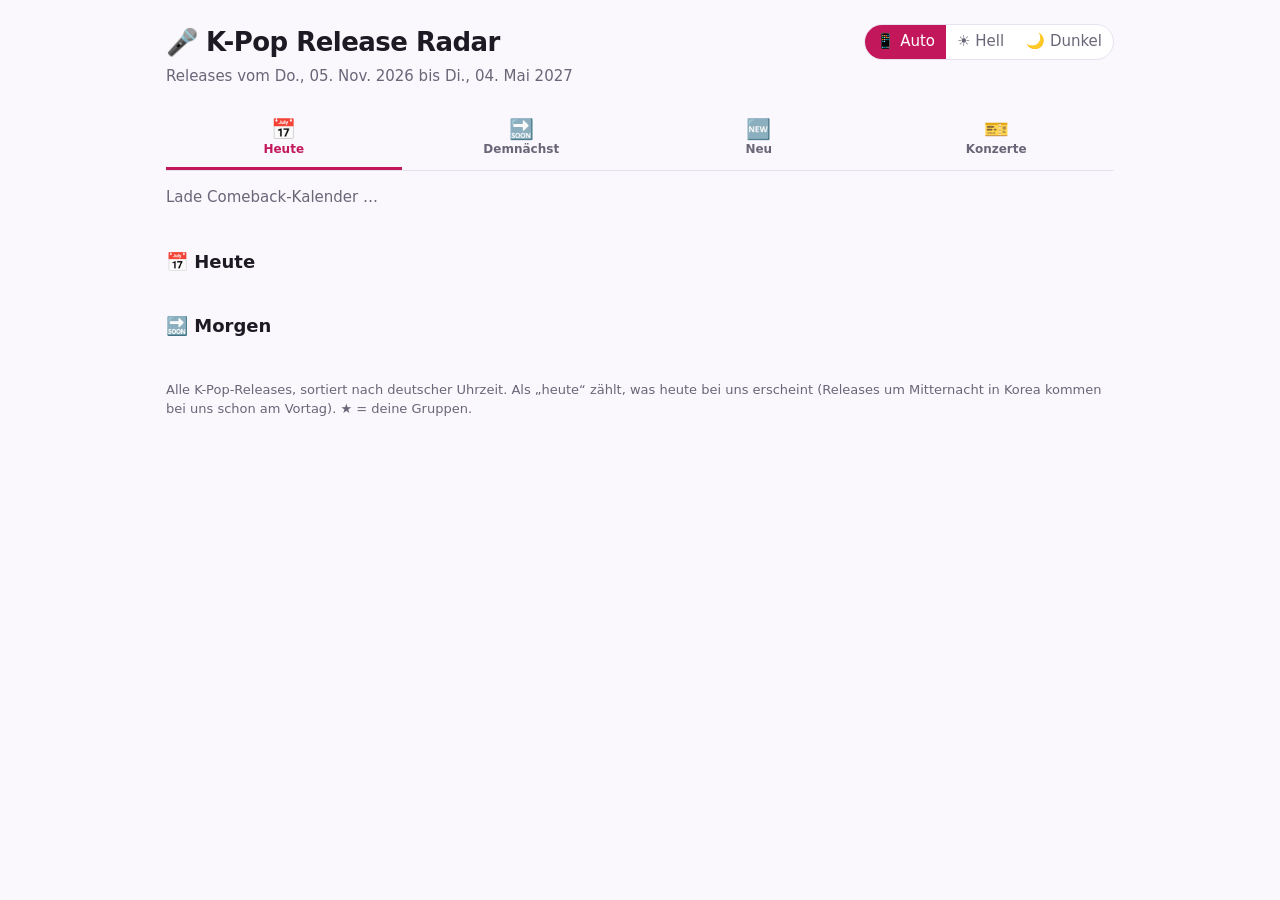
<file: kpop-releases/index.html>
<!doctype html>
<html lang="de">
<head>
<meta charset="utf-8">
<meta name="viewport" content="width=device-width, initial-scale=1">
<title>K-Pop Release Radar</title>
<style>
  :root {
    --bg: #faf8fc; --card: #ffffff; --text: #1d1a24; --muted: #6b6578;
    --line: #e7e2ef; --accent: #c2185b; --accent-soft: #fce4ef; --soon: #0b7a5a; --soon-soft: #dff5ec;
    --warn: #fff3cd; --warn-text: #8a6100; color-scheme: light;
  }
  @media (prefers-color-scheme: dark) {
    :root:not([data-theme="light"]) {
      --bg: #141218; --card: #1e1b24; --text: #f2eff7; --muted: #a59fb3;
      --line: #2f2a38; --accent: #f06292; --accent-soft: #3a1f2c; --soon: #4cd3a5; --soon-soft: #15342a;
      --warn: #3b3016; --warn-text: #f3c969; color-scheme: dark;
    }
  }
  :root[data-theme="dark"] {
    --bg: #141218; --card: #1e1b24; --text: #f2eff7; --muted: #a59fb3;
    --line: #2f2a38; --accent: #f06292; --accent-soft: #3a1f2c; --soon: #4cd3a5; --soon-soft: #15342a;
    --warn: #3b3016; --warn-text: #f3c969; color-scheme: dark;
  }
  * { box-sizing: border-box; }
  body { margin: 0; background: var(--bg); color: var(--text);
         font: 15px/1.45 system-ui, -apple-system, "Segoe UI", Roboto, sans-serif; }
  header { padding: 24px 16px 8px; max-width: 980px; margin: 0 auto;
           display: flex; flex-wrap: wrap; gap: 8px 16px; align-items: flex-start; justify-content: space-between; }
  .seg { display: inline-flex; border: 1px solid var(--line); border-radius: 999px; overflow: hidden; background: var(--card); }
  .seg button { border: 0; border-radius: 0; padding: 6px 11px; background: none; color: var(--muted); }
  .seg button[aria-pressed=true] { background: var(--accent); color: #fff; }
  .filters { background: var(--card); border: 1px solid var(--line); border-radius: 14px; padding: 4px 14px 12px; margin-bottom: 8px; }
  .frow { display: flex; flex-wrap: wrap; gap: 6px; align-items: center; margin-top: 10px; }
  .frow > b { width: 100%; font-size: 13px; color: var(--muted); font-weight: 600; }
  .chip { padding: 6px 12px; }
  select.chip { max-width: 100%; appearance: auto; }
  h1 { margin: 0; font-size: 26px; letter-spacing: -.02em; }
  .sub { color: var(--muted); margin: 4px 0 0; }
  main { max-width: 980px; margin: 0 auto; padding: 0 16px 48px; }
  .toolbar { display: flex; flex-wrap: wrap; gap: 8px; align-items: center; margin: 16px 0; }
  input[type=search], textarea {
    background: var(--card); color: var(--text); border: 1px solid var(--line);
    border-radius: 10px; padding: 9px 12px; font: inherit; }
  input[type=search] { flex: 1 1 220px; min-width: 0; }
  button, .chip {
    background: var(--card); color: var(--text); border: 1px solid var(--line);
    border-radius: 999px; padding: 7px 14px; font: inherit; cursor: pointer; }
  .chip[aria-pressed=true] { background: var(--accent); border-color: var(--accent); color: #fff; }
  button.primary { background: var(--accent); border-color: var(--accent); color: #fff; }
  .tabs { display: flex; gap: 2px; margin: 16px 0 4px; border-bottom: 1px solid var(--line); overflow-x: auto; scrollbar-width: none; }
  .tab { flex: 1 1 0; min-width: 0; display: flex; flex-direction: column; align-items: center; gap: 2px;
         padding: 8px 2px !important; font-size: 12px; white-space: nowrap; }
  .tab .ti { font-size: 20px; line-height: 1; position: relative; }
  .tab .tc { position: absolute; top: -6px; left: 70%; font-size: 10px; font-weight: 700; line-height: 1;
             background: var(--accent); color: #fff; border-radius: 999px; padding: 2px 5px; }
  .tab .tc:empty { display: none; }
  .tab { border: 0; border-bottom: 3px solid transparent; border-radius: 0; background: none;
         padding: 10px 12px; font-weight: 600; color: var(--muted); }
  .tab[aria-selected=true] { color: var(--accent); border-bottom-color: var(--accent); }
  [hidden] { display: none !important; }
  .keybox { display: flex; gap: 8px; flex-wrap: wrap; margin: 10px 0; }
  .keybox input { flex: 1 1 240px; min-width: 0; background: var(--card); color: var(--text);
                  border: 1px solid var(--line); border-radius: 10px; padding: 9px 12px; font: inherit; }
  .gig { cursor: default; }
  .gig .datebox { width: 64px; flex: none; text-align: center; border-radius: 10px;
                  background: var(--accent-soft); color: var(--accent); padding: 8px 0; line-height: 1.15; }
  .gig .datebox b { display: block; font-size: 24px; }
  .gig .datebox small { font-size: 12px; text-transform: uppercase; }
  .badge.warn { background: var(--warn); color: var(--warn-text); }
  .month { font-size: 14px; color: var(--muted); margin: 18px 0 8px; text-transform: capitalize; }
  h2 { font-size: 18px; margin: 28px 0 10px; display: flex; gap: 8px; align-items: baseline; }
  h2 .count { color: var(--muted); font-weight: 400; font-size: 14px; }
  .grid { display: grid; grid-template-columns: repeat(auto-fill, minmax(260px, 1fr)); gap: 12px; }
  .card { background: var(--card); border: 1px solid var(--line); border-radius: 14px;
          display: flex; gap: 12px; padding: 10px; cursor: pointer; text-align: left; }
  .card:hover { border-color: var(--accent); }
  .cover { width: 76px; height: 76px; border-radius: 10px; flex: none; object-fit: cover;
           background: var(--accent-soft); display: grid; place-items: center; font-size: 26px; }
  .info { min-width: 0; flex: 1; }
  .title { font-weight: 600; overflow: hidden; text-overflow: ellipsis; white-space: nowrap; }
  .artist { color: var(--muted); overflow: hidden; text-overflow: ellipsis; white-space: nowrap; }
  .meta { display: flex; gap: 6px; flex-wrap: wrap; margin-top: 6px; font-size: 12px; }
  .badge { border-radius: 6px; padding: 2px 7px; background: var(--accent-soft); color: var(--accent); }
  .badge.soon { background: var(--soon-soft); color: var(--soon); }
  .badge.plain { background: none; border: 1px solid var(--line); color: var(--muted); }
  .tracks li.title-track { color: var(--text); font-weight: 600; }
  .tracks { margin: 8px 0 0; padding-left: 18px; font-size: 13px; color: var(--muted); }
  .empty, .status { color: var(--muted); padding: 12px 0; }
  .err { color: var(--accent); }
  details { background: var(--card); border: 1px solid var(--line); border-radius: 14px; padding: 10px 14px; }
  summary { cursor: pointer; font-weight: 600; }
  textarea { width: 100%; min-height: 120px; margin: 10px 0; }
  footer { color: var(--muted); font-size: 13px; margin-top: 32px; }
  .alink { color: var(--accent); cursor: pointer; text-decoration: underline dotted; text-underline-offset: 3px; }
  .sheet { position: fixed; inset: 0; z-index: 10; background: var(--bg); overflow-y: auto; }
  .sheet-head { position: sticky; top: 0; z-index: 1; background: var(--bg); border-bottom: 1px solid var(--line);
                display: flex; gap: 12px; align-items: flex-start; padding: 12px 16px; max-width: 980px; margin: 0 auto; }
  .sheet-head h1 { font-size: 22px; overflow-wrap: anywhere; }
  .sheet-head { flex-wrap: wrap; justify-content: space-between; }
  .sheet-head button { flex: none; }
  .sheet-title { flex: 1 0 100%; min-width: 0; }
  .sheet-body { max-width: 980px; margin: 0 auto; padding: 0 16px 48px; }
  a { color: var(--accent); }
</style>
</head>
<body>
<header>
  <div>
    <h1>🎤 K-Pop Release Radar</h1>
    <p class="sub" id="range"></p>
  </div>
  <div class="seg" id="theme" role="group" aria-label="Design">
    <button data-theme="system" title="Wie System">📱 Auto</button>
    <button data-theme="light" title="Hell">☀️ Hell</button>
    <button data-theme="dark" title="Dunkel">🌙 Dunkel</button>
  </div>
</header>
<main>
  <nav class="tabs" role="tablist">
    <button class="tab" role="tab" data-tab="today"><span class="ti">📅<b class="tc"></b></span>Heute</button>
    <button class="tab" role="tab" data-tab="upcoming"><span class="ti">🔜<b class="tc"></b></span>Demnächst</button>
    <button class="tab" role="tab" data-tab="recent"><span class="ti">🆕<b class="tc"></b></span>Neu</button>
    <button class="tab" role="tab" data-tab="concerts"><span class="ti">🎫<b class="tc"></b></span>Konzerte</button>
  </nav>
  <!-- Suche, Filter & „Meine Gruppen“ gelten für „Demnächst“ und „Neu“ -->
  <div id="tools">
  <div class="toolbar">
    <input type="search" id="q" placeholder="Artist oder Titel suchen …" aria-label="Suche">
    <button id="filterBtn" aria-expanded="false">⚙️ Filter</button>
    <button id="reload" class="primary">↻ Aktualisieren</button>
  </div>

  <div class="filters" id="filters" hidden></div>

  <details>
    <summary>Meine Gruppen (<span id="groupCount">0</span>)</summary>
    <p class="sub">Eine Gruppe pro Zeile. Releases dieser Gruppen (und Solo-Releases ihrer Mitglieder)
      werden mit ★ markiert; im Filter „Nur meine Gruppen“ werden nur sie angezeigt.</p>
    <textarea id="groups" spellcheck="false"></textarea>
    <div id="groupCheck" class="sub"></div>
    <button id="saveGroups" class="primary">Speichern</button>
    <button id="resetGroups">Standardliste</button>
  </details>

  <details id="hiddenBox" hidden>
    <summary>Ausgeblendete Künstler (<span id="hiddenCount">0</span>)</summary>
    <p class="sub">Antippen, um einen Künstler wieder anzuzeigen.</p>
    <div class="frow" id="hiddenList"></div>
  </details>

  </div>
  <div class="status" id="status"></div>

  <div id="tab-upcoming">
  <section>
    <h2>🔜 Demnächst <span class="count" id="upCount"></span></h2>
    <div id="upcoming"></div>
  </section>

  <footer>
    Daten: <a href="https://kpopofficial.com/kpop-comebacks/" target="_blank" rel="noopener">KPOP OFFICIAL – Comeback-Kalender</a>.
    Gruppen aus „Meine Gruppen“, die dort fehlen, werden zusätzlich bei
    <a href="https://www.deezer.com" target="_blank" rel="noopener">Deezer</a> und
    <a href="https://musicbrainz.org" target="_blank" rel="noopener">MusicBrainz</a> gesucht.
    Alle K-Pop-Artists inkl. Solo-Releases. Datum = offizielles Release-Datum in Korea (KST), „bei uns“ = deutsche Uhrzeit.
    Karte antippen für die Tracklist, Künstlernamen antippen für die ganze Diskographie.
  </footer>
  </div>

  <div id="tab-recent" hidden>
  <section>
    <h2>🆕 Neu erschienen – letzte 30 Tage <span class="count" id="recentCount"></span></h2>
    <div id="recent"></div>
  </section>
  <footer>Neueste zuerst, nach Tag sortiert. Datum = Release-Datum in Korea (KST).
    Karte antippen für die Tracklist, Künstlernamen antippen für die ganze Diskographie.</footer>
  </div>

  <div id="tab-today" hidden>
    <h2>📅 Heute <span class="count" id="todayDate"></span></h2>
    <div class="grid" id="todayList"></div>
    <h2>🔜 Morgen <span class="count" id="tomorrowDate"></span></h2>
    <div class="grid" id="tomorrowList"></div>
    <footer>
      Alle K-Pop-Releases, sortiert nach deutscher Uhrzeit. Als „heute“ zählt, was heute bei uns erscheint
      (Releases um Mitternacht in Korea kommen bei uns schon am Vortag). ★ = deine Gruppen.
    </footer>
  </div>

  <div id="tab-concerts" hidden>
    <h2>🎫 Konzerte in Deutschland</h2>
    <div class="toolbar">
      <input type="search" id="cq" placeholder="Gruppe, Stadt oder Halle filtern …" aria-label="Konzerte filtern">
      <button id="creload" class="primary">↻ Aktualisieren</button>
    </div>
    <details id="keyDetails">
      <summary>Optional: Ticketmaster API-Key für mehr Konzerte</summary>
      <p class="sub">Große Tourneen kommen automatisch von KPOP OFFICIAL. Mit einem kostenlosen Ticketmaster-Key
        werden zusätzlich kleinere K-Pop-Konzerte gefunden:
        auf <a href="https://developer-acct.ticketmaster.com/user/register" target="_blank" rel="noopener">developer.ticketmaster.com</a>
        registrieren → „My Apps“ → <b>Consumer Key</b> kopieren und hier einfügen.</p>
      <div class="keybox">
        <input id="tmKey" type="text" placeholder="Consumer Key" autocomplete="off" spellcheck="false">
        <button id="saveKey" class="primary">Speichern &amp; laden</button>
      </div>
    </details>
    <div class="status" id="cstatus"></div>
    <div class="filters" id="cfilters"></div>
    <div id="concerts"></div>
    <footer>
      Daten: <a href="https://kpopofficial.com" target="_blank" rel="noopener">KPOP OFFICIAL</a>,
      <a href="https://kpopingermany.com/k-pop-events-in-deutschland/" target="_blank" rel="noopener">K-Pop-Tourkalender von Radio:Active / KPOP IN GERMANY</a>,
      <a href="https://en.wikipedia.org" target="_blank" rel="noopener">Wikipedia</a> (Tourseiten großer K-Pop-Tourneen)
      und (mit Key) <a href="https://developer.ticketmaster.com" target="_blank" rel="noopener">Ticketmaster</a>.
      Termine bitte vor dem Ticketkauf beim Veranstalter prüfen.
    </footer>
  </div>
</main>

<div id="disco" class="sheet" hidden role="dialog" aria-modal="true" aria-labelledby="discoTitle">
  <div class="sheet-head">
    <button id="discoClose" aria-label="Zurück">← Zurück</button>
    <button id="discoHide" title="Diesen Künstler in allen Listen ausblenden">🚫 Ausblenden</button>
    <div class="sheet-title"><h1 id="discoTitle"></h1><p class="sub" id="discoSub"></p></div>
  </div>
  <div class="sheet-body" id="discoBody"></div>
</div>

<script>
const KPO = 'https://kpopofficial.com/wp-json/wp/v2';
const DAYS_BACK = 30;      // max. 1 Monat zurück
const DAYS_AHEAD = 150;    // wie weit in die Zukunft
const DEFAULT_GROUPS = [
  'BTS','BLACKPINK','TWICE','Stray Kids','SEVENTEEN','aespa','IVE','LE SSERAFIM',
  'ENHYPEN','TOMORROW X TOGETHER','ITZY','i-dle','NCT 127','NCT DREAM','ATEEZ','BABYMONSTER',
  'ILLIT','RIIZE','ZEROBASEONE','KISS OF LIFE','NMIXX','TWS','BOYNEXTDOOR','Red Velvet','MONSTA X',
  'THE BOYZ','fromis_9','STAYC','Kep1er','xikers','P1Harmony','MEOVV','izna','KickFlip',
  'Hearts2Hearts','HEART OF WOMAN','tripleS','RESCENE','TREASURE','NCT WISH'
];
// Filter: [Schlüssel, Überschrift, [[Wert, Beschriftung], …]]
const FILTERS = [
  ['scope', 'Auswahl', [['all', 'Alle K-Pop-Artists'], ['mine', '★ Nur meine Gruppen']]],
  ['size', 'Umfang', [['all', 'Alle Releases'], ['major', 'Nur Comebacks & Debüts']]],
  ['kind', 'Artist', [['all', 'Alle'], ['group', 'Gruppen'], ['solo', 'Solo']]],
  ['type', 'Art', [['all', 'Alle'], ['Album', 'Album'], ['EP', 'EP / Mini'], ['Single', 'Single'], ['OST', 'OST']]],
  ['days', 'Zeitraum', [['0', 'Alles'], ['7', '± 7 Tage'], ['14', '± 14 Tage']]],
  ['japan', 'Japan-Releases', [['show', 'Anzeigen'], ['hide', 'Ausblenden']]],
  ['pre', 'Pre-Releases', [['show', 'Anzeigen'], ['hide', 'Ausblenden']]],
];
const DEFAULT_FILTERS = Object.fromEntries(FILTERS.map(([k, , opts]) => [k, opts[0][0]]));
const MONTHS = ['january','february','march','april','may','june','july','august','september','october','november','december'];

const $ = id => document.getElementById(id);
const store = {
  get(k, d) { try { const v = localStorage.getItem(k); return v ? JSON.parse(v) : d; } catch { return d; } },
  set(k, v) { try { localStorage.setItem(k, JSON.stringify(v)); } catch {} }
};

const today = new Date(); today.setHours(0, 0, 0, 0);
const addDays = (d, n) => { const x = new Date(d); x.setDate(x.getDate() + n); return x; };
const from = addDays(today, -DAYS_BACK), to = addDays(today, DAYS_AHEAD);
const fmt = new Intl.DateTimeFormat('de-DE', { weekday: 'short', day: '2-digit', month: 'short', year: 'numeric' });

let groups = store.get('kpop.groups', DEFAULT_GROUPS);
let filters = { ...DEFAULT_FILTERS, ...store.get('kpop.filters', {}) };
let releases = [];

$('range').textContent = `Releases vom ${fmt.format(from)} bis ${fmt.format(to)}`;

// --- Hilfsfunktionen ---
const norm = s => (s || '').toLowerCase().normalize('NFKD').replace(/[^\p{L}\p{N}]/gu, '');
const decode = s => { const t = document.createElement('textarea'); t.innerHTML = s || ''; return t.value; };
const strip = s => decode((s || '').replace(/<[^>]*>/g, ' ')).replace(/\s+/g, ' ').trim();
const monthIdx = name => MONTHS.findIndex(m => m.startsWith((name || '').toLowerCase().slice(0, 3)));

// Umbenannte Gruppen / gängige Schreibweisen
const ALIASES = { gidle: 'idle', txt: 'tomorrowxtogether', ampersone: 'ampersandone' };
const ALIAS_REV = Object.entries(ALIASES).reduce((m, [k, v]) => ((m[v] ||= []).push(k), m), {});
// „TOMORROW X TOGETHER (TXT)“ → [voller Name, „TOMORROW X TOGETHER“, „TXT“]
function nameVariants(name) {
  const out = [name];
  const m = name.match(/^(.*?)\s*\((.*)\)\s*$/);
  if (m) { out.push(m[1]); out.push(...m[2].split(/,|\//)); }
  const n = out.map(norm).filter(Boolean);
  return [...new Set([...n, ...n.map(v => ALIASES[v]).filter(Boolean), ...n.flatMap(v => ALIAS_REV[v] || [])])];
}

// Die Seite begrenzt die Anfragen (HTTP 429) → max. 2 gleichzeitig, bei Fehlern bis zu 3 Versuche mit Pause
const sleep = ms => new Promise(r => setTimeout(r, ms));
let kpoActive = 0;
const kpoWaiting = [];
async function kpo(path, tries = 3) {
  for (let attempt = 1; ; attempt++) {
    if (kpoActive >= 2) await new Promise(r => kpoWaiting.push(r));
    kpoActive++;
    let retry = false, err;
    try {
      const res = await fetch(`${KPO}/${path}`);
      if (res.ok) return { data: await res.json(), pages: +(res.headers.get('X-WP-TotalPages') || 1) };
      err = new Error(`KPOP OFFICIAL HTTP ${res.status}`);
      retry = res.status === 429 || res.status >= 500;
    } catch (e) { err = e; retry = true; }
    finally { kpoActive--; kpoWaiting.shift()?.(); }
    if (!retry || attempt >= tries) throw err;
    await sleep(1500 * attempt);
  }
}

// Release-Datum aus „November 13, 2026 · Friday · 2 PM KST“
function parseKpoDate(text) {
  let m = text.match(/\b([A-Z][a-z]+)\s+(\d{1,2})(?:\s*[-–]\s*(\d{1,2}))?,?\s+(\d{4})/);
  if (m && monthIdx(m[1]) >= 0) {
    const mo = monthIdx(m[1]), y = +m[4];
    return { date: new Date(y, mo, +m[2]), end: m[3] ? new Date(y, mo, +m[3]) : null, partial: false };
  }
  m = text.match(/\b([A-Z][a-z]+)\s+(\d{4})\b/);
  if (m && monthIdx(m[1]) >= 0) return { date: new Date(+m[2], monthIdx(m[1]), 1), end: null, partial: true };
  return null;
}

// „2 PM KST“ → genauer Zeitpunkt (Korea = UTC+9, ohne Sommerzeit)
function kstMoment(date, text) {
  const m = text.match(/(\d{1,2})(?::(\d{2}))?\s*(AM|PM)\s*KST/i);
  if (!m) return null;
  let h = +m[1] % 12; if (/pm/i.test(m[3])) h += 12;
  return new Date(Date.UTC(date.getFullYear(), date.getMonth(), date.getDate(), h - 9, +(m[2] || 0)));
}
// … als deutsche Uhrzeit
function kstToGerman(date, text) {
  const utc = kstMoment(date, text);
  return utc ? utc.toLocaleString('de-DE', { timeZone: 'Europe/Berlin', weekday: 'short', hour: '2-digit', minute: '2-digit' }) + ' Uhr' : '';
}

// ================= Releases (KPOP OFFICIAL) =================
function monthSlugs() {
  const out = [];
  for (let d = new Date(from.getFullYear(), from.getMonth(), 1); d <= to; d.setMonth(d.getMonth() + 1))
    out.push(`${MONTHS[d.getMonth()]}-${d.getFullYear()}`);
  return out;
}

// Schlanke Abfrage (die eingebetteten Kategorien wären bis zu 10 MB groß);
// Namen, Typen und Cover werden gesammelt nachgeladen und zwischengespeichert.
const ALBUM_FIELDS = 'id,title,excerpt,link,featured_media,group,artist_solo,album-type,class_list';
const cleanName = n => decode(n).replace(/[❌✅⭐✨]/gu, '').replace(/\(\s+/g, '(').replace(/\s+\)/g, ')').trim();
const termCache = (c => c && Date.now() - c.at < 7 * 864e5 ? c : null)(store.get('kpop.terms', null));
let typeSlugById = termCache ? new Map(termCache.types) : null;
const termNames = { group: new Map(termCache?.group || []), artist_solo: new Map(termCache?.artist_solo || []) };
const mediaUrl = new Map();
const chunks = (arr, n) => Array.from({ length: Math.ceil(arr.length / n) }, (_, i) => arr.slice(i * n, i * n + n));

// Typen, Künstlernamen und Cover parallel nachladen
async function ensureLookups(items, withMedia = true) {
  const jobs = [];
  if (!typeSlugById) jobs.push(kpo('album-type?per_page=100&_fields=id,slug').then(({ data }) => { typeSlugById = new Map(data.map(t => [t.id, t.slug])); }));
  for (const tax of ['group', 'artist_solo']) {
    const ids = [...new Set(items.flatMap(x => x[tax] || []))].filter(id => !termNames[tax].has(id));
    for (const c of chunks(ids, 100))
      jobs.push(kpo(`${tax}?include=${c.join(',')}&per_page=100&_fields=id,name`).then(({ data }) => data.forEach(t => termNames[tax].set(t.id, cleanName(t.name)))));
  }
  const mids = withMedia ? [...new Set(items.map(x => x.featured_media).filter(Boolean))].filter(id => !mediaUrl.has(id)) : [];
  for (const c of chunks(mids, 100))
    jobs.push(kpo(`media?include=${c.join(',')}&per_page=100&_fields=id,source_url,media_details`).then(({ data }) =>
      data.forEach(m => { const sz = m.media_details?.sizes || {}; mediaUrl.set(m.id, (sz.thumbnail || sz.medium || m).source_url || ''); })));
  // Einzelne Fehler sind nicht schlimm: dann fehlt nur ein Cover oder Name
  await Promise.all(jobs.map(j => j.catch(e => console.warn('Nachladen:', e.message))));
  if (jobs.length) store.set('kpop.terms', { at: termCache?.at || Date.now(), types: [...(typeSlugById || [])],
    group: [...termNames.group], artist_solo: [...termNames.artist_solo] });
}

// Alle Seiten einer Album-Abfrage laden
async function fetchAlbums(query, onBatch) {
  const out = [];
  let page = 1, pages = 1;
  do {
    const r = await kpo(`album?${query}&per_page=100&page=${page}&_fields=${ALBUM_FIELDS}`);
    pages = r.pages;
    await ensureLookups(r.data, !onBatch);   // mit Live-Anzeige: Cover erst nach der ersten Darstellung
    out.push(...r.data);
    if (onBatch) { onBatch(out); await ensureLookups(r.data); onBatch(out); }
  } while (++page <= pages);
  return out;
}

function parseRelease(x, windowed = true) {
  // Reine Schauspieler-Releases (z. B. Drama-Songs von Schauspielern) sind kein K-Pop
  if ((x.class_list || []).includes('artist-type-actor') && !(x.group || []).length) return null;
  const excerpt = strip(x.excerpt?.rendered);
  let d = parseKpoDate(excerpt);
  if (!d) {  // Fallback: Monats-Kategorie, z. B. „album-month-year-november-2026“
    const m = (x.class_list || []).join(' ').match(/album-month-year-([a-z]+)-(\d{4})/);
    if (m && monthIdx(m[1]) >= 0) d = { date: new Date(+m[2], monthIdx(m[1]), 1), partial: true };
  }
  if (!d || (windowed && (d.date < from || d.date > to))) return null;

  const fullTitle = decode(x.title?.rendered).replace(/\s*\(\d{4}\)\s*$/, '');
  const dash = fullTitle.search(/\s[–—-]\s/);
  const left = dash > 0 ? fullTitle.slice(0, dash) : '';
  const title = dash > 0 ? fullTitle.slice(dash + 3).trim() : fullTitle;

  const refs = [
    ...(x.group || []).map(id => ({ tax: 'group', id, name: termNames.group.get(id) })),
    ...(x.artist_solo || []).map(id => ({ tax: 'artist_solo', id, name: termNames.artist_solo.get(id) }))
  ].filter(r => r.name);
  const groupNames = refs.filter(r => r.tax === 'group').map(r => r.name);
  const soloNames = refs.filter(r => r.tax === 'artist_solo').map(r => r.name);
  const shownRefs = groupNames.length ? refs.filter(r => r.tax === 'group') : refs;
  const artist = shownRefs.map(r => r.name).join(' × ') || left || 'Unbekannt';
  const typeSlugs = (x['album-type'] || []).map(id => typeSlugById?.get(id)).filter(Boolean);
  const type = typeSlugs.includes('full-album') ? 'Album' : typeSlugs.includes('ep') ? 'EP'
             : typeSlugs.some(t => /single/.test(t)) ? 'Single' : typeSlugs.includes('ost') ? 'OST' : 'Sonstiges';
  // z. B. „9th Mini Album“ aus „TXT 9th Mini Album – PERFECT STORM“
  const prefix = [artist, ...groupNames, ...soloNames].find(n => n && left.toLowerCase().startsWith(n.toLowerCase()));
  let label = (prefix ? left.slice(prefix.length).trim() : '') || type;
  // Sub-Unit (laut Kategorie): Unit-Name steht vor der Release-Art, z. B. „ZEROBASEONE EMP Digital Single“ → „ZEROBASEONE EMP“
  const isUnit = (x.class_list || []).some(c => c === 'album-category-sub-unit-album' || c === 'artist-type-sub-unit');
  let unitName = '';
  if (isUnit && prefix) {
    const m = left.slice(prefix.length).trim().match(/^(.*?)\s*\b((?:\d+(?:st|nd|rd|th)\s+)?(?:(?:Digital|Mini|Single|Full|Special|Japan(?:ese)?|Repackage|Debut|Pre-?release|English|Project)\s+)*(?:Album|Single|EP|Pre-?release|OST|Song))\b/i);
    if (m && m[1] && m[1].length <= 30) { unitName = `${prefix} ${m[1]}`; label = m[2]; }
  }

  return {
    id: x.id, title, artist: unitName || artist, unit: isUnit, unitName, refs: shownRefs, type, label, link: x.link,
    solo: !groupNames.length,
    japan: typeSlugs.includes('japanese-album'), ost: typeSlugs.includes('ost'),
    pre: /pre-?release/i.test(left), major: true,
    names: [...groupNames, ...soloNames].flatMap(nameVariants),
    date: d.date, partial: d.partial, timeDE: d.partial ? '' : kstToGerman(d.date, excerpt),
    at: d.partial ? null : (kstMoment(d.date, excerpt)?.getTime() ?? null),
    cover: mediaUrl.get(x.featured_media) || ''
  };
}

// ================= Zweite Quelle: kprofiles.com (Monatslisten aller Releases) =================
const KPROF = 'https://kprofiles.com/wp-json/wp/v2';
const KPROF_HEAD = /\b(January|February|March|April|May|June|July|August|September|October|November|December)\s+(\d{1,2})(?:st|nd|rd|th)\b/;
const RI = /^((?:\p{Regional_Indicator}{2})*)\s*/u;   // Flaggen am Zeilenanfang

async function kprof(path, tries = 3) {
  for (let attempt = 1; ; attempt++) {
    let res;
    try { res = await fetch(`${KPROF}/${path}`); }
    catch (e) { if (attempt >= tries) throw e; await sleep(1500 * attempt); continue; }   // Netzwerkfehler
    if (res.ok) return res.json();
    if (!(res.status === 429 || res.status >= 500) || attempt >= tries) throw new Error(`kprofiles HTTP ${res.status}`);
    await sleep(1500 * attempt);
  }
}

// „Comeback“ → „Comeback“, „Solo Debut“ → „Solo-Debüt“ …
const kpKind = k => k.replace(/\bDebut\b/g, 'Debüt').replace(/^(Solo|Sub-unit|OT\d+)\s+/i, '$1-').trim();

// Eine Zeile, z. B. „🇰🇷 ✧·˚ ➳ zenith [tripleS] ║〘See You〙║ [Sub-unit Comeback]“
function kprofItem(flag, artistRaw, titleRaw, kind, date, partial, link) {
  if (/MV Release/i.test(kind)) return null;                // nur Musikvideo zu bereits erschienenem Song
  const artist = artistRaw.replace(/\s+/g, ' ').trim();
  const rawBrackets = [...artist.matchAll(/\[([^\]]+)\]/g)].map(m => m[1].trim());
  const brackets = rawBrackets.map(b => b.replace(/^former(ly)?\s+/i, '').trim());
  // Anzeige: „SEVENTEEN“ bzw. „ehem. BTOB“ (doppelte wie bei „KAI [EXO] X SEHUN [EXO]“ nur einmal)
  const memberOf = [...new Map(rawBrackets.map(b => [norm(b), { name: b.replace(/^former(ly)?\s+/i, '').trim(), former: /^former/i.test(b) }])).values()];
  const main = artist.replace(/\s*\[[^\]]*\]/g, '').trim();
  // Kollaborationen trennen („A X B“, „A & B“, „A, B“) – aber nicht „D&E“ oder „AMPERS&ONE“ (ohne Leerzeichen)
  const parts = main.split(/\s+X\s+|\s+&\s+|,\s*/).map(x => x.trim()).filter(Boolean);
  const title = (titleRaw || '').trim();
  return {
    id: 'kp-' + norm(artist) + '-' + norm(title) + '-' + date.toISOString().slice(0, 10), src: 'kprofiles', flag,
    title: title && !/^[-–—?]+$/.test(title) && !/^TBA$/i.test(title) ? title.replace(/\s*\|\s*/g, ' · ') : 'Titel noch offen',
    artist, refs: parts.length === 1 ? [{ src: 'name', name: parts[0] }] : parts.map(n => ({ src: 'name', name: n })),
    type: 'Sonstiges', label: kpKind(kind), link,
    solo: !/sub-?unit/i.test(kind) && (/solo/i.test(kind) || brackets.length > 0),
    japan: /japan/i.test(kind), ost: false, pre: /pre-?(release|debut)/i.test(kind),
    major: /comeback|debut/i.test(kind), unit: /sub-?unit/i.test(kind),
    names: [...new Set([main, ...parts, ...brackets].flatMap(nameVariants))],
    kpParts: [...new Set([main, ...parts].flatMap(nameVariants))],     // Künstlername(n) selbst
    kpGroups: [...new Set(brackets.flatMap(nameVariants))],            // [Gruppe] in eckigen Klammern
    memberOf,
    date, partial, timeDE: '', at: null, cover: ''
  };
}

function parseKprofiles(html, pageYear, pageMonth, link) {
  const items = [], noFlag = [];
  let day = null;
  for (const raw of html.split(/<br\s*\/?>|<\/p>/i)) {
    const l = strip(raw);
    if (!l) continue;
    if (!l.includes('║')) {
      // Angekündigt: „ONEW [SHINee] *Solo Comeback (February 2027)“ / „OVUS *Debut (January 9th, 2027)“
      const a = l.match(/^(.+?)\s*\*\s*([^()*]+?)\s*\(\s*([A-Z][a-z]+)\s+(?:(\d{1,2})(?:st|nd|rd|th)?,?\s+)?(\d{4})\s*\)\s*$/);
      if (a && monthIdx(a[3]) >= 0) {
        const partial = !a[4];
        const it = kprofItem('', a[1], '', a[2], new Date(+a[5], monthIdx(a[3]), partial ? 1 : +a[4]), partial, link);
        if (it && it.date >= new Date(from.getFullYear(), from.getMonth(), 1) && it.date <= to) noFlag.push(it);
        continue;
      }
      // Tages-Überschrift ohne Jahr → Jahr aus der Seite ableiten
      const h = l.match(KPROF_HEAD);
      if (h) {
        const mo = monthIdx(h[1]); let y = pageYear;
        if (mo - pageMonth > 6) y--; else if (pageMonth - mo > 6) y++;
        day = new Date(y, mo, +h[2]);
      }
      continue;
    }
    const flag = (l.match(RI) || ['', ''])[1];
    let m = l.match(/➳\s*(.*?)\s*║〘(.*?)〙║\s*\[([^\]]*)\]/);
    let it = null;
    if (m && day) it = kprofItem(flag, m[1], m[2], m[3], day, false, link);
    else if ((m = l.replace(RI, '').match(/^(.*?)\s*║〘(.*?)〙║\s*\((\d{1,2})\.(\d{1,2}|-)\.(\d{4})\)\s*║\s*(.+)$/))) {
      const partial = m[4] === '-';                           // „(11.-.2026)“ = Tag noch offen
      it = kprofItem(flag, m[1], m[2], m[6], new Date(+m[5], +m[3] - 1, partial ? 1 : +m[4]), partial, link);
    }
    if (!it || it.date < (it.partial ? new Date(from.getFullYear(), from.getMonth(), 1) : from) || it.date > to) continue;
    (/🇰🇷/u.test(flag) ? items : noFlag).push(it);   // geprüft wird später in isKpopEntry()
  }
  return { items, noFlag };
}

async function kprofReleases() {
  const items = [], noFlag = [];
  const months = [];
  for (let d = new Date(from.getFullYear(), from.getMonth(), 1); d <= to; d.setMonth(d.getMonth() + 1))
    months.push([d.getFullYear(), d.getMonth()]);
  await Promise.all(months.map(async ([y, mo]) => {
    try {
      const data = await kprof(`posts?slug=${MONTHS[mo]}-${y}-kpop-comebacks-debuts-releases&_fields=content,link`);
      if (!data?.length) return;                            // Monatsseite gibt es noch nicht
      const r = parseKprofiles(data[0].content?.rendered || '', y, mo, data[0].link);
      items.push(...r.items); noFlag.push(...r.noFlag);
    } catch (e) { console.warn('kprofiles', MONTHS[mo], e.message); }
  }));
  return { items, noFlag };
}

// Ist ein kprofiles-Eintrag K-Pop? kprofiles listet ALLE koreanische Musik (Trot, Ballade, Indie, Rock, Hip-Hop …).
// Antwort: 'yes', 'no' oder 'mb' (= MusicBrainz muss das Genre k-pop bestätigen)
//  • Mitglied einer bekannten K-Pop-Gruppe („JIWOONG [ZEROBASEONE]“) → yes
//  • in „Meine Gruppen“ → yes
//  • Künstler hat Releases im K-Pop-Kalender (KPOP OFFICIAL) → yes
//  • ohne 🇰🇷-Flagge: nur bekannte K-Pop-GRUPPE (&TEAM, NiziU) → yes, sonst no
//  • sonst bekannter Name in der K-Pop-Datenbank → mb (die enthält auch Trot-/Balladen-Sänger), unbekannt → no
function kpopCheck(kpoNames) {
  const groupSet = new Set(knownGroupNames.flatMap(nameVariants));
  const groupRaw = new Set(knownGroupNames);
  const soloPlain = new Set(knownNames.filter(n => !groupRaw.has(n)).map(cleanName)
    .filter(n => !/\(.*\)\s*$/.test(n)).flatMap(nameVariants));
  return (it, korean) => {
    if (it.names.some(n => mine.has(n))) return 'yes';
    if (it.kpGroups.some(n => groupSet.has(n))) return 'yes';
    if (!korean) return it.kpParts.some(n => groupSet.has(n)) ? 'yes' : 'no';
    if (it.kpParts.some(n => kpoNames.has(n))) return 'yes';
    if (it.kpGroups.length === 0 && it.kpParts.some(n => groupSet.has(n) || soloPlain.has(n))) return 'mb';
    return 'no';
  };
}

// MusicBrainz: Ist der Künstler (exakter Name, nicht japanisch) als k-pop getaggt? Ergebnis 30 Tage gemerkt.
// Bereits geprüfte Künstler (Stand 04.11.2026), damit der erste Start nicht ~1 Minute prüfen muss.
// „POW“: K-Pop-Boygroup, bei MusicBrainz aber mit einem gleichnamigen anderen Künstler verwechselt.
// „ZELO“, „NTX“: bei der Konzertprüfung am 04.11.2026 von MusicBrainz als k-pop bestätigt.
const MB_SEED_AT = new Date(2026, 10, 4).getTime();
const MB_SEED = { ok: ["ARTMS", "AleXa", "BOL4", "CHUU", "CLOSE YOUR EYES", "DKB", "DXMON", "GUMMY", "KEYVITUP", "Keyveatz", "LIGHTSUM", "N.Top", "NAVILLERA", "NTX", "POW", "Rothy", "UNCHILD", "Xdinary Heroes", "YUHZ", "ZELO", "can’t be blue", "idntt"],
  no: ["CATCH THE YOUNG", "CHANMINA", "CNBLUE", "Coogie", "Dragon Pony", "Hi-Fi Un!corn", "Jeong Dong Won", "KACHISAN", "KIK", "LEE BYEONGCHAN", "LUCY", "Park Ji Hyeon", "Paul Kim", "Roy Kim", "TOUCHED", "Yoon Jong Shin"] };
let mbGenre = store.get('kpop.mbGenre', {});
for (const [list, ok] of [[MB_SEED.ok, true], [MB_SEED.no, false]])
  for (const n of list) if (!mbGenre[n] || mbGenre[n].at < MB_SEED_AT) mbGenre[n] = { ok, at: MB_SEED_AT };
async function mbIsKpop(name) {
  const c = mbGenre[name];
  if (c && Date.now() - c.at < 30 * 864e5) return c.ok;
  const want = new Set(nameVariants(name));
  const q = `artist:"${name.replace(/(["\\])/g, '\\$1')}" OR alias:"${name.replace(/(["\\])/g, '\\$1')}"`;
  const r = await mb(`artist?query=${encodeURIComponent(q)}&limit=10`);
  const ok = (r.artists || []).some(a => (nameVariants(a.name).some(v => want.has(v)) ||
      (a.aliases || []).some(al => nameVariants(al.name).some(v => want.has(v)))) &&
    a.country !== 'JP' && (a.tags || []).some(t => KPOP_TAGS.has(norm(t.name))));
  mbGenre[name] = { ok, at: Date.now() };
  store.set('kpop.mbGenre', mbGenre);
  return ok;
}

// ================= Duplikate zwischen den Quellen zusammenführen =================
// Gleich = gleicher Künstler UND (gleicher Titel ±1 Tag ODER gleicher Tag, wenn eine Quelle Albumname
// und die andere den Titelsong nennt). Bei Duplikaten gewinnt die Quelle mit mehr Infos.
// Gleicher Künstler: gleiche Namensvariante oder Unit-Name aus ganzen Wörtern
// („ZEROBASEONE EMP“ ↔ „ZEROBASEONE“ ja, „CHANMINA“ ↔ „CHANMIN“ nein)
const artistWords = s => (s || '').replace(/\s*[\[(].*?[\])]/g, '').toLowerCase().split(/[^\p{L}\p{N}]+/u).filter(Boolean);
const wordPrefix = (a, b) => b.length > 0 && a.length > b.length && b.every((w, i) => a[i] === w);
const sameArtist = (r, s2) => r.names.some(n => s2.names.includes(n)) ||
  wordPrefix(artistWords(r.artist), artistWords(s2.artist)) || wordPrefix(artistWords(s2.artist), artistWords(r.artist));
const SRC_RANK = { undefined: 0, Deezer: 1, MusicBrainz: 2, kprofiles: 3 };   // kleiner = mehr Infos (Cover, Tracklist)
function mergeInto(found, items) {
  const byDay = new Map();
  for (const r of found.values()) {
    const k = r.date.toDateString();
    if (!byDay.has(k)) byDay.set(k, []);
    byDay.get(k).push(r);
  }
  let added = 0;
  for (const it of items) {
    const near = [-1, 0, 1].flatMap(o => byDay.get(addDays(it.date, o).toDateString()) || []);
    const dup = near.find(r => sameArtist(r, it) &&
      (discoKey(r.title) === discoKey(it.title) || (Math.abs(r.date - it.date) <= 864e5 && r.partial === it.partial &&
        ((r.src === 'kprofiles') !== (it.src === 'kprofiles')))));   // Albumname ↔ Titelsong
    if (dup) {
      const [keep, drop] = SRC_RANK[it.src] < SRC_RANK[dup.src] ? [it, dup] : [dup, it];
      if (drop.src === 'kprofiles' && drop.title !== 'Titel noch offen' && discoKey(drop.title) !== discoKey(keep.title)) keep.titleTrack ||= drop.title;
      if (keep === it) {
        found.delete(dup.id); found.set(it.id, it);
        const list = byDay.get(dup.date.toDateString()); list.splice(list.indexOf(dup), 1, it);
      }
      continue;
    }
    found.set(it.id, it); added++;
    const k = it.date.toDateString();
    if (!byDay.has(k)) byDay.set(k, []);
    byDay.get(k).push(it);
  }
  return added;
}

async function load() {
  $('status').textContent = 'Lade Comeback-Kalender …';
  $('reload').disabled = true;
  const found = new Map();
  try {
    const slugs = monthSlugs().join(',');
    let mc = store.get('kpop.months', null);
    if (!mc || mc.slugs !== slugs || Date.now() - mc.at > 864e5) {
      const { data: terms } = await kpo(`album-month-year?slug=${slugs}&_fields=id`);
      mc = { slugs, at: Date.now(), ids: terms.map(t => t.id).join(',') };
      if (mc.ids) store.set('kpop.months', mc);
    }
    const ids = mc.ids;
    if (ids) await fetchAlbums(`album-month-year=${ids}`, batch => {
      batch.map(x => parseRelease(x)).filter(Boolean).forEach(x => found.set(x.id, x));
      render(found);
    });
    render(found);
    // Zweite Quelle: kprofiles – dort steht ALLE koreanische Musik (auch Indie, Ballade, Produzenten …),
    // deshalb wird jeder Eintrag gegen die K-Pop-Künstlerliste von KPOP OFFICIAL geprüft
    $('status').textContent = 'Lade weitere Releases (kprofiles) …';
    const kp = await kprofReleases().catch(e => { console.warn(e); return { items: [], noFlag: [] }; });
    try {
      await getKnownNames();
      const known = new Set(knownNames.flatMap(nameVariants));
      const kpoNames = new Set([...found.values()].filter(r => !r.src).flatMap(r => r.names));
      const kc = kpopCheck(kpoNames);
      const verdict = it => kc(it, /🇰🇷/u.test(it.flag || ''));
      const all = [...kp.items, ...kp.noFlag];
      mergeInto(found, all.filter(it => verdict(it) === 'yes'));
      render(found);
      // Rest: Genre bei MusicBrainz bestätigen lassen (je Künstler einmal, max. 1 Anfrage/s)
      const pending = all.filter(it => verdict(it) === 'mb');
      const names = [...new Set(pending.map(it => it.artist.replace(/\s*\[[^\]]*\]/g, '').trim()))];
      for (let i = 0; i < names.length; i++) {
        const cached = mbGenre[names[i]] && Date.now() - mbGenre[names[i]].at < 30 * 864e5;
        if (!cached) $('status').textContent = `Prüfe, ob Künstler K-Pop sind (${i + 1}/${names.length}) …`;
        let ok = false;
        try { ok = await mbIsKpop(names[i]); } catch (e) { console.warn('MusicBrainz', names[i], e.message); }
        if (ok) mergeInto(found, pending.filter(it => it.artist.replace(/\s*\[[^\]]*\]/g, '').trim() === names[i]));
        if (!cached && (i % 5 === 4 || i === names.length - 1)) render(found);
      }
      const gaps = groups.filter(g => !nameVariants(g).some(v => known.has(v)));
      if (gaps.length) {
        $('status').textContent = `Suche ${gaps.length} weitere Gruppe(n) bei Deezer & MusicBrainz …`;
        mergeInto(found, await extraReleases(gaps));
      }
      render(found);
    } catch (e) { console.warn('Zusatzquellen:', e); }
    checkGroups();
    loadedAt = new Date();
    updateStatus();
    store.set('kpop.cache', { v: 11, at: Date.now(), list: [...found.values()] });
  } catch (e) {
    $('status').innerHTML = `<span class="err">Fehler beim Laden: ${e.message}. Internetverbindung prüfen und erneut versuchen.</span>`;
  } finally {
    $('reload').disabled = false;
  }
}

// ================= Zusatzquellen für Gruppen außerhalb des Kalenders =================
// Status je Gruppe: { deezer: Name|null, mb: Name|null }
let extraStatus = store.get('kpop.extraStatus', {});

// Deezer erlaubt keine direkten Browser-Abfragen (CORS) → JSONP
let jsonpN = 0;
function deezer(path) {
  return new Promise((resolve, reject) => {
    const cb = '__dz' + (++jsonpN) + '_' + Date.now(), s = document.createElement('script');
    const done = () => { clearTimeout(timer); delete window[cb]; s.remove(); };
    const timer = setTimeout(() => { done(); reject(new Error('Deezer antwortet nicht')); }, 15000);
    window[cb] = d => { done(); d?.error ? reject(new Error('Deezer: ' + (d.error.message || 'Fehler'))) : resolve(d); };
    s.onerror = () => { done(); reject(new Error('Deezer nicht erreichbar')); };
    s.src = `https://api.deezer.com/${path}${path.includes('?') ? '&' : '?'}output=jsonp&callback=${cb}`;
    document.head.appendChild(s);
  });
}

// MusicBrainz (max. 1 Anfrage pro Sekunde)
const MB = 'https://musicbrainz.org/ws/2';
let mbLast = 0, mbFails = 0;
// max. 1 Anfrage/s, 10 s Zeitlimit je Anfrage; nach 3 Fehlschlägen in Folge gilt MusicBrainz in dieser Sitzung als
// nicht erreichbar (sonst würde die App bei jedem Künstler erneut warten)
async function mb(path, tries = 3) {
  if (mbFails >= 3) throw new Error('MusicBrainz nicht erreichbar');
  const wait = mbLast + 1100 - Date.now();
  if (wait > 0) await new Promise(r => setTimeout(r, wait));
  mbLast = Date.now();
  const ctrl = new AbortController(), timer = setTimeout(() => ctrl.abort(), 10000);
  let res;
  try { res = await fetch(`${MB}/${path}${path.includes('?') ? '&' : '?'}fmt=json`, { headers: { Accept: 'application/json' }, signal: ctrl.signal }); }
  catch (e) { mbFails++; throw new Error('MusicBrainz nicht erreichbar'); }
  finally { clearTimeout(timer); }
  if (res.status === 503 && tries > 1) { await sleep(2000); return mb(path, tries - 1); }
  if (!res.ok) { mbFails++; throw new Error(`MusicBrainz HTTP ${res.status}`); }
  mbFails = 0;
  return res.json();
}
const KPOP_TAGS = new Set(['kpop', 'koreanpop', 'kpopidol', 'koreanidol']);
const mbIsKorean = a => a.country === 'KR' || norm(a.area?.name) === 'southkorea' ||
  (a.tags || []).some(t => KPOP_TAGS.has(norm(t.name)));

// Gleiches Release aus zwei Quellen erkennen
const titleKey = (g, t) => norm(g) + '|' + norm((t || '').replace(/\s+-\s+(EP|Single)$/i, '').replace(/\s*[\(\[].*?[\)\]]\s*/g, ' '));
const extraTypes = { album: 'Album', ep: 'EP', single: 'Single' };
const inWindow = d => d && !isNaN(d) && d >= from && d <= to;

// Deezer-/MusicBrainz-Eintrag → Release-Objekt (null, wenn unbrauchbar)
function deezerRelease(a, ref = null, g = '') {
  const date = new Date(a.release_date + 'T00:00:00');
  if (isNaN(date) || !extraTypes[a.record_type]) return null;
  return { id: 'dz-' + a.id, src: 'Deezer', srcId: a.id, group: g, title: a.title, artist: ref?.name || g,
    refs: ref ? [ref] : [], type: extraTypes[a.record_type], label: extraTypes[a.record_type], link: a.link,
    solo: false, japan: false, ost: false, pre: false, major: true, names: nameVariants(g || ref?.name || ''),
    date, partial: false, timeDE: '', cover: a.cover_medium || '' };
}
function mbRelease(rg, ref = null, g = '') {
  const d = rg['first-release-date'] || '';
  if ((rg['secondary-types'] || []).some(t => /live|compilation|dj-mix|interview/i.test(t))) return null;
  const date = new Date((d.length === 10 ? d : d.length === 7 ? d + '-01' : 'x') + 'T00:00:00');
  if (isNaN(date)) return null;
  const type = { Album: 'Album', EP: 'EP', Single: 'Single' }[rg['primary-type']] || 'Sonstiges';
  return { id: 'mb-' + rg.id, src: 'MusicBrainz', srcId: rg.id, group: g, title: rg.title,
    artist: (rg['artist-credit'] || []).map(a => a.name + (a.joinphrase || '')).join('') || ref?.name || g,
    refs: ref ? [ref] : [], type, label: type, link: `https://musicbrainz.org/release-group/${rg.id}`,
    solo: false, japan: false, ost: false, pre: false, major: true, names: nameVariants(g || ref?.name || ''),
    date, partial: d.length === 7, timeDE: '', cover: `https://coverartarchive.org/release-group/${rg.id}/front-250` };
}

async function extraReleases(gaps) {
  const out = new Map();
  const cache = store.get('kpop.extraIds', {});   // Gruppe → { dz, mb, at }
  const add = x => { const k = titleKey(x.group, x.title); if (!out.has(k)) out.set(k, x); };

  for (const g of gaps) {
    const want = new Set(nameVariants(g));
    let c = cache[g];
    if (!c || Date.now() - c.at > 14 * 864e5) {
      c = { dz: null, dzName: null, mb: null, mbName: null, at: Date.now() };
      try {   // Deezer: exakter Name, bei mehreren der mit den meisten Fans
        const r = await deezer(`search/artist?q=${encodeURIComponent(g)}&limit=25`);
        const hit = (r.data || []).filter(a => nameVariants(a.name).some(v => want.has(v)))
          .sort((a, b) => (b.nb_fan || 0) - (a.nb_fan || 0))[0];
        if (hit) { c.dz = hit.id; c.dzName = hit.name; }
      } catch (e) { console.warn(e); }
      try {   // MusicBrainz: exakter Name/Alias UND koreanisch bzw. als K-Pop getaggt
        const q = `artist:"${g.replace(/(["\\])/g, '\\$1')}" OR alias:"${g.replace(/(["\\])/g, '\\$1')}"`;
        const r = await mb(`artist?query=${encodeURIComponent(q)}&limit=15`);
        const hit = (r.artists || []).filter(a => (nameVariants(a.name).some(v => want.has(v)) ||
          (a.aliases || []).some(al => nameVariants(al.name).some(v => want.has(v)))) && mbIsKorean(a))
          .sort((a, b) => (b.score || 0) - (a.score || 0))[0];
        if (hit) { c.mb = hit.id; c.mbName = hit.name; }
      } catch (e) { console.warn(e); }
      cache[g] = c; store.set('kpop.extraIds', cache);
    }
    extraStatus[g] = { deezer: c.dzName, mb: c.mbName };

    if (c.dz) try {
      const r = await deezer(`artist/${c.dz}/albums?limit=100`);
      for (const a of r.data || []) {
        const x = deezerRelease(a);
        if (!x || !inWindow(x.date)) continue;
        add(deezerRelease(a, { src: 'Deezer', id: c.dz, name: c.dzName }, g));
      }
    } catch (e) { console.warn(e); }
  }

  // MusicBrainz: alle Gruppen in einer Abfrage (per ID, keine Namensähnlichkeit)
  const mbIds = gaps.map(g => cache[g]?.mb).filter(Boolean);
  if (mbIds.length) try {
    const dr = `firstreleasedate:[${from.toISOString().slice(0, 10)} TO ${to.toISOString().slice(0, 10)}]`;
    const r = await mb(`release-group?query=${encodeURIComponent(`arid:(${mbIds.join(' OR ')}) AND ${dr}`)}&limit=100`);
    for (const rg of r['release-groups'] || []) {
      const ids = (rg['artist-credit'] || []).map(a => a.artist?.id);
      const g = gaps.find(x => ids.includes(cache[x]?.mb));
      if (!g || !mbRelease(rg) || !inWindow(mbRelease(rg).date)) continue;
      add(mbRelease(rg, { src: 'MusicBrainz', id: cache[g].mb, name: cache[g].mbName }, g));
    }
  } catch (e) { console.warn(e); }

  store.set('kpop.extraStatus', extraStatus);
  return [...out.values()];
}

async function extraTracks(r) {
  if (r.src === 'Deezer') return ((await deezer(`album/${r.srcId}/tracks?limit=100`)).data || []).map(t => t.title);
  const d = await mb(`release?release-group=${r.srcId}&inc=recordings&limit=1`);
  return (d.releases?.[0]?.media || []).flatMap(m => m.tracks || []).map(t => t.title);
}

// --- Darstellung ---
let loadedAt = null, shownCount = 0;
let mine = new Set(groups.flatMap(nameVariants));
const isMine = r => r.names.some(n => mine.has(n));

// Vom Nutzer ausgeblendete Künstler (z. B. Grenzfälle, die man nicht als K-Pop sieht)
let hidden = store.get('kpop.hidden', []);
const hiddenSet = () => new Set(hidden.flatMap(nameVariants));
let hiddenNow = hiddenSet();
const isHidden = r => (r.refs?.length ? r.refs.some(ref => nameVariants(ref.name).some(v => hiddenNow.has(v)))
                                       : nameVariants(r.artist).some(v => hiddenNow.has(v)));
function setHidden(name, hide) {
  hidden = hide ? [...new Set([...hidden, name])] : hidden.filter(h => h !== name);
  store.set('kpop.hidden', hidden); hiddenNow = hiddenSet();
  renderHidden(); render();
}
function renderHidden() {
  $('hiddenBox').hidden = !hidden.length; $('hiddenCount').textContent = hidden.length;
  $('hiddenList').innerHTML = '';
  for (const h of hidden) {
    const b = $('hiddenList').appendChild(Object.assign(document.createElement('button'), { className: 'chip', textContent: '↩ ' + h }));
    b.onclick = () => setHidden(h, false);
  }
}

function passes(r) {
  if (isHidden(r)) return false;
  const f = filters, days = +f.days;
  if (f.scope === 'mine' && !isMine(r)) return false;
  if (f.kind === 'group' && r.solo) return false;
  if (f.kind === 'solo' && !r.solo) return false;
  if (f.type !== 'all' && !(r.type === f.type || (f.type === 'OST' && r.ost))) return false;
  if (days && (r.partial ? !(monthEnd(r.date) >= addDays(today, -days) && r.date <= addDays(today, days))
                         : Math.abs(r.date - today) > days * 864e5)) return false;
  if (f.japan === 'hide' && r.japan) return false;
  if (f.pre === 'hide' && r.pre) return false;
  if (f.size === 'major' && r.major === false) return false;
  return true;
}

function updateStatus() {
  if (!loadedAt) return;
  $('status').textContent = `${shownCount} von ${releases.length} K-Pop-Releases angezeigt · Stand ${loadedAt.toLocaleTimeString('de-DE')}`;
}

function render(map) {
  if (map) releases = [...map.values()];
  const q = $('q').value.trim().toLowerCase();
  const list = releases.filter(r => passes(r) &&
    (!q || r.title.toLowerCase().includes(q) || r.artist.toLowerCase().includes(q)));
  shownCount = list.length; updateStatus();
  const up = list.filter(isUpcoming).sort((a, b) => sortDate(a) - sortDate(b));
  const recent = list.filter(r => !isUpcoming(r)).sort((a, b) => sortDate(b) - sortDate(a));
  fillByDay('upcoming', up, 'Keine angekündigten Releases gefunden.');
  fillByDay('recent', recent, 'Keine Releases in den letzten 30 Tagen gefunden.');
  tabCount('upcoming', up.length);
  tabCount('recent', recent.length);
  $('upCount').textContent = up.length;
  $('recentCount').textContent = recent.length;
  renderToday();
}

// Releases mit nur bekanntem Monat („November 2026, Tag offen“) stehen intern auf dem 1. –
// sie zählen bis Monatsende als „demnächst“ und werden ans Ende des Monats sortiert
const monthEnd = d => new Date(d.getFullYear(), d.getMonth() + 1, 0);
const sortDate = r => r.partial ? monthEnd(r.date) : r.date;
const isUpcoming = r => r.partial ? monthEnd(r.date) >= today : r.date > today;

// Anzahl als kleines Abzeichen am Tab-Symbol
const tabCount = (tab, n) => { document.querySelector(`.tab[data-tab="${tab}"] .tc`).textContent = n ? (n > 99 ? '99+' : n) : ''; };

// Liste nach Tagen gruppiert („Heute“, „Gestern“, „Fr., 30. Okt.“ …)
const PAGE = 120;
let shown = {};   // je Liste: wie viele Karten angezeigt werden (für flüssiges Scrollen bei vielen Releases)
function fillByDay(id, list, emptyMsg) {
  const el = $(id); el.innerHTML = '';
  if (!list.length) { el.innerHTML = `<div class="empty">${emptyMsg}</div>`; return; }
  const all = list; list = list.slice(0, shown[id] || PAGE);
  const dayFmt = new Intl.DateTimeFormat('de-DE', { weekday: 'long', day: 'numeric', month: 'long' });
  const monFmt = new Intl.DateTimeFormat('de-DE', { month: 'long', year: 'numeric' });
  let key = null, grid;
  for (const r of list) {
    const k = r.partial ? 'm' + r.date.getFullYear() + '-' + r.date.getMonth() : r.date.toDateString();
    if (k !== key) {
      key = k;
      const n = Math.round((r.date - today) / 864e5);
      const label = r.partial ? monFmt.format(r.date) + ' (Tag noch offen)'
        : (n === 0 ? 'Heute · ' : n === -1 ? 'Gestern · ' : n === 1 ? 'Morgen · ' : '') + dayFmt.format(r.date);
      el.appendChild(Object.assign(document.createElement('div'), { className: 'month', textContent: label }));
      grid = el.appendChild(Object.assign(document.createElement('div'), { className: 'grid' }));
    }
    grid.appendChild(card(r));
  }
  if (all.length > list.length) {
    const more = el.appendChild(Object.assign(document.createElement('button'), { className: 'primary',
      textContent: `Weitere ${Math.min(PAGE, all.length - list.length)} von ${all.length - list.length} anzeigen` }));
    more.style.cssText = 'display:block;margin:16px auto';
    more.onclick = () => { shown[id] = list.length + PAGE; render(); };
  }
}

function fill(id, list, emptyMsg) {
  const el = $(id);
  el.innerHTML = '';
  if (!list.length) { el.innerHTML = `<div class="empty">${emptyMsg}</div>`; return; }
  for (const r of list) el.appendChild(card(r));
}

function relDays(d) {
  const n = Math.round((d - today) / 864e5);
  if (n === 0) return 'heute';
  if (n === 1) return 'morgen';
  if (n === -1) return 'gestern';
  return n > 0 ? `in ${n} Tagen` : `vor ${-n} Tagen`;
}

function card(r) {
  const el = document.createElement('div');
  el.className = 'card'; el.tabIndex = 0;
  el.innerHTML = `
    <div class="cover">💿</div>
    <div class="info">
      <div class="title"></div>
      <div class="artist"></div>
      <div class="meta"></div>
      <div class="more"></div>
    </div>`;
  if (r.cover) {
    const img = document.createElement('img');
    img.className = 'cover'; img.alt = ''; img.loading = 'lazy'; img.src = r.cover;
    img.onerror = () => img.replaceWith(Object.assign(document.createElement('div'), { className: 'cover', textContent: '💿' }));
    el.querySelector('.cover').replaceWith(img);
  }
  el.querySelector('.title').textContent = r.title;
  el.querySelector('.title').title = r.title;
  const artistEl = el.querySelector('.artist');
  if (r.refs?.length) {
    r.refs.forEach((ref, i) => {
      if (i) artistEl.append(' × ');
      const a = artistEl.appendChild(Object.assign(document.createElement('span'), { className: 'alink', textContent: ref.name }));
      a.title = 'Diskographie anzeigen';
      a.onclick = e => { e.stopPropagation(); openDisco(ref); };
    });
    // Unit-Name aus dem Kalender, z. B. „ZEROBASEONE EMP“: „EMP“ an den Gruppen-Link anhängen
    if (r.unitName && r.refs.length === 1 && norm(r.unitName).startsWith(norm(r.refs[0].name)))
      artistEl.append(' ' + r.unitName.slice(r.refs[0].name.length).trim());
    // Solo-/Unit-Künstler einer Gruppe: Gruppenname dazuschreiben, z. B. „DINO (SEVENTEEN)“
    const shownText = norm(artistEl.textContent);
    const groupsToAdd = (r.memberOf || []).filter(g => !shownText.includes(norm(g.name)));
    if (groupsToAdd.length) {
      artistEl.append(' (');
      groupsToAdd.forEach((g, i) => {
        if (i) artistEl.append(', ');
        if (g.former) artistEl.append('ehem. ');
        const a = artistEl.appendChild(Object.assign(document.createElement('span'), { className: 'alink', textContent: g.name }));
        a.title = 'Diskographie der Gruppe anzeigen';
        a.onclick = e => { e.stopPropagation(); openDisco({ src: 'name', name: g.name }); };
      });
      artistEl.append(')');
    }
  } else artistEl.textContent = r.artist;
  const meta = el.querySelector('.meta');
  const badge = (t, cls = '') => meta.appendChild(Object.assign(document.createElement('span'), { className: 'badge ' + cls, textContent: t }));
  if (isMine(r)) badge('★', 'soon');
  badge(r.label);
  if (r.unit) badge('Sub-Unit', 'plain');
  else if (r.solo) badge('Solo', 'plain');
  if (r.japan) badge('🇯🇵 Japan', 'plain');
  if (r.ost && r.type !== 'OST') badge('OST', 'plain');
  if (r.src) badge('Quelle: ' + r.src, 'plain');
  if (r.titleTrack) badge('🎵 Titelsong: ' + r.titleTrack, 'plain');
  const dateTxt = r.partial ? r.date.toLocaleDateString('de-DE', { month: 'long', year: 'numeric' }) + ' (Tag offen)'
                            : `${fmt.format(r.date)} · ${relDays(r.date)}`;
  badge(dateTxt, isUpcoming(r) ? 'soon' : '');
  if (r.timeDE && r.date >= today) badge(`🇩🇪 bei uns: ${r.timeDE}`, 'plain');
  const toggle = () => showTracks(r, el.querySelector('.more'));
  el.onclick = toggle;
  el.onkeydown = e => { if (e.key === 'Enter' || e.key === ' ') { e.preventDefault(); toggle(); } };
  return el;
}

async function showTracks(r, box) {
  if (box.dataset.open) { box.innerHTML = ''; delete box.dataset.open; return; }
  box.dataset.open = '1';
  box.innerHTML = '<div class="tracks">Lade Tracklist …</div>';
  let tracks = [], titleTrack = '';
  try {
    if (r.src === 'kprofiles') { tracks = r.title !== 'Titel noch offen' ? r.title.split(' · ') : []; titleTrack = tracks[0] || ''; }
    else if (r.src) tracks = await extraTracks(r);
    else {
    const { data } = await kpo(`album/${r.id}?_fields=content`);
    const doc = new DOMParser().parseFromString(data.content?.rendered || '', 'text/html');
    for (const el of doc.querySelectorAll('.gspb_meta_value, .gspb_text, p')) {
      const lines = el.innerHTML.split(/<br\s*\/?>/i).map(strip).filter(Boolean);
      if (!titleTrack && /^Title\s*[–—-]/.test(lines[0] || '')) titleTrack = lines[0].replace(/^Title\s*[–—-]\s*/, '').replace(/^[“"]|[”"]$/g, '');
      if (!tracks.length && lines.length && /^1\.\s/.test(lines[0]) && lines.every(l => /^\d+\.\s/.test(l)))
        tracks = lines.map(l => l.replace(/^\d+\.\s*/, ''));
    }
    }
  } catch { /* unten: Hinweis */ }
  if (!tracks.length && titleTrack) tracks = [titleTrack];   // Singles: nur der Titelsong ist angegeben
  box.innerHTML = '';
  if (tracks.length) {
    const ol = document.createElement('ol'); ol.className = 'tracks';
    const tt = norm(titleTrack);
    tracks.forEach(t => {
      const li = document.createElement('li'); li.textContent = t;
      if (tt && norm(t).startsWith(tt)) { li.className = 'title-track'; li.textContent += ' ★'; }
      ol.appendChild(li);
    });
    box.appendChild(ol);
  } else {
    box.appendChild(Object.assign(document.createElement('div'), { className: 'tracks', textContent: 'Tracklist noch nicht bekannt.' }));
  }
  const a = Object.assign(document.createElement('a'), { href: r.link, target: '_blank', rel: 'noopener', textContent: r.src === 'kprofiles' ? 'Monatsliste auf kprofiles ↗' : r.src ? `Auf ${r.src} ansehen ↗` : 'Details & Teaser ↗' });
  a.style.fontSize = '12px'; a.onclick = e => e.stopPropagation();
  box.appendChild(a);
}

// ================= Tab „Heute“ =================
const startOfDay = d => { const x = new Date(d); x.setHours(0, 0, 0, 0); return x; };
// Erscheinungstag bei uns: mit bekannter Uhrzeit der deutsche Kalendertag, sonst das Release-Datum
const dayHere = r => r.at ? startOfDay(r.at) : r.date;
const hhmm = t => new Date(t).toLocaleTimeString('de-DE', { hour: '2-digit', minute: '2-digit' });

function untilText(ms) {
  const min = Math.ceil(ms / 6e4);
  if (min < 60) return `in ${min} Min.`;
  const h = Math.floor(min / 60), m = min % 60;
  return m ? `in ${h} Std. ${m} Min.` : `in ${h} Std.`;
}

function dayList(boxId, day, emptyMsg) {
  const now = Date.now();
  const list = releases.filter(r => !r.partial && !isHidden(r) && dayHere(r).getTime() === day.getTime())
    .sort((a, b) => (a.at ?? Infinity) - (b.at ?? Infinity) || (isMine(b) - isMine(a)));
  const box = $(boxId); box.innerHTML = '';
  if (!list.length) { box.innerHTML = `<div class="empty">${emptyMsg}</div>`; return 0; }
  for (const r of list) {
    const el = card(r), meta = el.querySelector('.meta');
    // Datum/„bei uns“-Angabe ist hier doppelt → entfernen; abweichenden Korea-Tag extra nennen
    meta.querySelectorAll('.badge').forEach(b => { if (/^🇩🇪/.test(b.textContent) || b.textContent.startsWith(fmt.format(r.date))) b.remove(); });
    if (r.date.getTime() !== day.getTime())
      meta.appendChild(Object.assign(document.createElement('span'), { className: 'badge plain', textContent: `🇰🇷 in Korea: ${fmt.format(r.date)}` }));
    const s = document.createElement('span');
    if (!r.at) { s.className = 'badge plain'; s.textContent = '🕐 Uhrzeit noch offen'; }
    else if (now >= r.at) { s.className = 'badge soon'; s.textContent = `✅ Erschienen um ${hhmm(r.at)} Uhr`; }
    else { s.className = 'badge warn'; s.textContent = `⏰ ${hhmm(r.at)} Uhr · ${untilText(r.at - now)}`; }
    meta.prepend(s);
    box.appendChild(el);
  }
  return list.length;
}

function renderToday() {
  const t = startOfDay(new Date()), m = addDays(t, 1);
  const dfmt = new Intl.DateTimeFormat('de-DE', { weekday: 'long', day: 'numeric', month: 'long' });
  $('todayDate').textContent = dfmt.format(t);
  $('tomorrowDate').textContent = dfmt.format(m);
  const n = dayList('todayList', t, 'Heute erscheinen keine K-Pop-Releases.');
  dayList('tomorrowList', m, 'Morgen erscheinen keine K-Pop-Releases.');
  tabCount('today', n);
}
setInterval(() => { if (!$('tab-today').hidden) renderToday(); }, 60000);   // Countdown aktualisieren

// ================= Diskographie =================
let discoToken = 0;
async function openDisco(ref) {
  const token = ++discoToken;
  const isHid = () => hidden.includes(ref.name);
  const hb = $('discoHide');
  hb.textContent = isHid() ? '↩ Wieder anzeigen' : '🚫 Ausblenden';
  hb.onclick = () => { setHidden(ref.name, !isHid()); hb.textContent = isHid() ? '↩ Wieder anzeigen' : '🚫 Ausblenden'; };
  if (!$('disco').hidden) history.replaceState({ disco: 1 }, '');
  else history.pushState({ disco: 1 }, '');
  $('disco').hidden = false; document.body.style.overflow = 'hidden';
  $('discoTitle').textContent = ref.name;
  $('discoSub').textContent = 'Lade Diskographie …';
  const body = $('discoBody'); body.innerHTML = ''; $('disco').scrollTop = 0;
  // Nur ein Name bekannt (z. B. Gruppe „SEVENTEEN“ aus „DINO [SEVENTEEN]“)? Wenn es eine Gruppe im K-Pop-Kalender ist,
  // deren vollständige Diskographie inkl. Solo-Releases der Mitglieder zeigen
  if (ref.src === 'name') {
    try {
      const { data } = await kpo(`group?search=${encodeURIComponent(ref.name)}&per_page=20&_fields=id,name`);
      // exakter Gruppenname (nicht „DK X SEUNGKWAN (SEVENTEEN)“ für „SEVENTEEN“)
      const outer = n => norm(cleanName(n).replace(/\s*\(.*\)\s*$/, ''));
      const hit = data.find(t => outer(t.name) === norm(ref.name)) || data.find(t => norm(cleanName(t.name)) === norm(ref.name));
      if (hit && token === discoToken) ref = { tax: 'group', id: hit.id, name: cleanName(hit.name) };
    } catch (e) { console.warn(e); }
  }
  $('discoTitle').textContent = ref.name;
  const show = (title, list) => {
    if (!list.length) return;
    body.appendChild(Object.assign(document.createElement('h2'), { textContent: title }));
    let year = null, grid;
    for (const r of list.sort((a, b) => b.date - a.date)) {
      const y = r.date.getFullYear();
      if (y !== year) {
        year = y;
        body.appendChild(Object.assign(document.createElement('div'), { className: 'month', textContent: String(y) }));
        grid = body.appendChild(Object.assign(document.createElement('div'), { className: 'grid' }));
      }
      grid.appendChild(card(r));
    }
  };
  let deezerUsed = false, noCatalog = false;
  try {
    let main = [], solo = [];
    if (ref.src === 'name') {
      // Künstler nur mit Namen bekannt (kprofiles): Releases aus dem aktuellen Zeitraum + Deezer-Katalog,
      // aber nur, wenn ein bereits erschienener Titel bei Deezer übereinstimmt (keine Verwechslung)
      const want = new Set(nameVariants(ref.name));
      main = releases.filter(r => r.names.some(n => want.has(n)));
      $('discoSub').textContent = 'Lade vollständigen Katalog …';
      const dz = await deezerCatalog(ref.name, main, true).catch(() => null);
      if (dz) {
        deezerUsed = true;
        const merged = new Map(main.map(r => [r.id, { ...r }]));
        mergeInto(merged, dz.list);
        main = [...merged.values()];
      } else noCatalog = true;
    } else if (ref.src === 'Deezer') {
      main = (await deezerAlbums(ref.id)).map(a => deezerRelease(a, ref)).filter(Boolean);
    } else if (ref.src === 'MusicBrainz') {
      const r = await mb(`release-group?artist=${ref.id}&limit=100`);
      main = (r['release-groups'] || []).map(rg => mbRelease(rg, ref)).filter(Boolean);
    } else {
      const raw = await fetchAlbums(`${ref.tax}=${ref.id}`);
      main = raw.map(x => parseRelease(x, false)).filter(Boolean);
      // Vollständiger Katalog von Deezer (der Kalender reicht nur ca. bis 2025 zurück)
      $('discoSub').textContent = 'Lade vollständigen Katalog …';
      try {
        const dz = await deezerCatalog(ref.name, main);
        if (dz) {
          deezerUsed = true;
          const have = new Set(main.map(r => discoKey(r.title)));
          for (const r of dz.list) if (!have.has(discoKey(r.title))) { have.add(discoKey(r.title)); main.push(r); }
        }
      } catch (e) { console.warn(e); }
      if (ref.tax === 'group') {   // Solo-Releases der Mitglieder: „JENNIE (BLACKPINK)“
        const want = new Set(nameVariants(ref.name));
        const { data } = await kpo(`artist_solo?search=${encodeURIComponent(ref.name)}&per_page=100&_fields=id,name`);
        const ids = data.filter(t => { const m = cleanName(t.name).match(/\((.*)\)\s*$/);
          return m && m[1].split(/,|\//).some(v => want.has(norm(v))); }).map(t => t.id);
        if (ids.length) solo = (await fetchAlbums(`artist_solo=${ids.join(',')}`))
          .map(x => parseRelease(x, false)).filter(Boolean).filter(r => !main.some(m => m.id === r.id));
      }
    }
    if (token !== discoToken) return;
    const all = [...main, ...solo];
    if (!all.length) { $('discoSub').textContent = 'Keine Releases gefunden.'; return; }
    const first = new Date(Math.min(...all.map(r => r.date)));
    const next = main.filter(r => r.date > today).sort((a, b) => a.date - b.date)[0];
    $('discoSub').textContent = `${main.length} Releases seit ${first.getFullYear()}` +
      (solo.length ? ` · ${solo.length} Solo-Releases der Mitglieder` : '') +
      (next ? ` · Nächstes: ${next.title} (${fmt.format(next.date)})` : '') +
      ` · Quellen: ${ref.src === 'name' ? (deezerUsed ? 'Kalender + Deezer' : 'Kalender') : ref.src || ('KPOP OFFICIAL' + (deezerUsed ? ' + Deezer' : ''))}` +
      (noCatalog ? ' · Ältere Releases: kein eindeutiger Katalog gefunden' : '');
    show('Releases', main);
    show('Solo-Releases der Mitglieder', solo);
    // Untergruppen (nur bei Gruppen, die laut MusicBrainz welche haben)
    if (ref.tax === 'group' || ref.src === 'name') {
      try {
        const units = await mbSubunits(ref.name);
        if (units.length && token === discoToken) {
          const h = body.appendChild(Object.assign(document.createElement('h2'), { textContent: `Untergruppen (${units.length})` }));
          const row = body.appendChild(Object.assign(document.createElement('div'), { className: 'frow' }));
          for (const u of units) {
            const b = row.appendChild(Object.assign(document.createElement('button'), { className: 'chip', textContent: u }));
            b.onclick = () => openDisco({ src: 'name', name: u });
          }
          body.appendChild(Object.assign(document.createElement('p'), { className: 'sub',
            textContent: 'Quelle: MusicBrainz. Welche Unit welches Lied singt, steht in den Quellen meist nur beim Album (z. B. „msnz <Beyond Beauty>“).' }));
          h.id = 'subunits';
        }
      } catch (e) { console.warn('Untergruppen', e.message); }
    }
  } catch (e) {
    if (token === discoToken) $('discoSub').innerHTML = `<span class="err">Fehler beim Laden: ${e.message}</span>`;
  }
}
// Titel-Schlüssel für die Diskographie (Versionen wie „Japanese Ver.“ bleiben getrennt)
const discoKey = t => norm((t || '')
  .replace(/\s+-\s+(EP|Single)$/i, '')
  .replace(/\s*[\(\[](feat|with|prod)[^\)\]]*[\)\]]/gi, '')
  .replace(/\s*[\(\[](digital\s+)?(ep|single|mini\s*album|album|single\s*album)[\)\]]/gi, ''));

async function deezerAlbums(id) {
  const out = [];
  for (let index = 0; index < 1000; index += 100) {
    const r = await deezer(`artist/${id}/albums?limit=100&index=${index}`);
    out.push(...(r.data || []));
    if (!r.next || !(r.data || []).length) break;
  }
  return out;
}

// Passenden Deezer-Künstler finden: exakter Name; wenn der Kalender schon erschienene Releases kennt,
// muss mindestens ein Titel übereinstimmen (verhindert Verwechslungen bei gleichnamigen Künstlern).
async function deezerCatalog(name, known, strict = false) {
  const want = new Set(nameVariants(name));
  const base = name.replace(/\s*\(.*\)\s*$/, '') || name;
  const r = await deezer(`search/artist?q=${encodeURIComponent(base)}&limit=25`);
  const cands = (r.data || []).filter(a => nameVariants(a.name).some(v => want.has(v)))
    .sort((a, b) => (b.nb_fan || 0) - (a.nb_fan || 0)).slice(0, 3);
  const pastItems = known.filter(k => k.date <= today && !k.partial);
  const past = new Set(pastItems.map(k => discoKey(k.title)));
  // Eindeutig: exakt gleicher Name UND mit Abstand bekanntester Künstler dieses Namens
  // (z. B. SEVENTEEN mit 646.000 Fans vs. eine andere „Seventeen“ mit 22.000) – hilft, wenn der Kalender
  // nur falsch zugeordnete Einträge hat und daher kein Titel übereinstimmt
  const exact = (r.data || []).filter(a => norm(a.name) === norm(base)).sort((a, b) => (b.nb_fan || 0) - (a.nb_fan || 0));
  const dominant = exact[0] && (exact[0].nb_fan || 0) >= 20000 && (exact[0].nb_fan || 0) >= 10 * (exact[1]?.nb_fan || 0) ? exact[0] : null;
  for (const a of cands) {
    const ref = { src: 'Deezer', id: a.id, name: a.name };
    const list = (await deezerAlbums(a.id)).map(x => deezerRelease(x, ref, name)).filter(Boolean);
    // Bestätigt, wenn ein Titel übereinstimmt – oder (bei exakt gleichem Namen) ein Release am selben Tag (±2) existiert
    const confirmed = list.some(x => past.has(discoKey(x.title)) || pastItems.some(k => Math.abs(k.date - x.date) <= 2 * 864e5));
    if ((!past.size && !strict) || confirmed || a === dominant) return { ref, list };
  }
  return null;
}

// Untergruppen einer Gruppe laut MusicBrainz (Beziehung „subgroup“), 30 Tage gemerkt
async function mbSubunits(name) {
  const cache = store.get('kpop.subunits', {});
  const c = cache[norm(name)];
  if (c && Date.now() - c.at < 30 * 864e5) return c.list;
  const want = new Set(nameVariants(name));
  const q = `artist:"${name.replace(/(["\\])/g, '\\$1')}"`;
  const r = await mb(`artist?query=${encodeURIComponent(q)}&limit=10`);
  const hit = (r.artists || []).filter(a => a.type === 'Group' && nameVariants(a.name).some(v => want.has(v)) && mbIsKorean(a))
    .sort((a, b) => (b.score || 0) - (a.score || 0))[0];
  let list = [];
  if (hit) {
    const d = await mb(`artist/${hit.id}?inc=artist-rels`);
    list = (d.relations || []).filter(x => x.type === 'subgroup' && x.direction === 'backward').map(x => x.artist.name);
  }
  cache[norm(name)] = { at: Date.now(), list };
  store.set('kpop.subunits', cache);
  return list;
}

function closeDisco() { $('disco').hidden = true; document.body.style.overflow = ''; discoToken++; }
$('discoClose').onclick = () => history.back();
window.addEventListener('popstate', () => { if (!$('disco').hidden) closeDisco(); });

// --- UI-Verdrahtung ---
function chips(id, items, current, onPick) {
  $(id).innerHTML = '';
  for (const [key, label] of items) {
    const b = Object.assign(document.createElement('button'), { className: 'chip', textContent: label });
    b.setAttribute('aria-pressed', key === current);
    b.onclick = () => onPick(key);
    $(id).appendChild(b);
  }
}
function renderFilters() {
  const box = $('filters'); box.innerHTML = '';
  for (const [key, label, opts] of FILTERS) {
    const row = box.appendChild(Object.assign(document.createElement('div'), { className: 'frow' }));
    row.appendChild(Object.assign(document.createElement('b'), { textContent: label }));
    for (const [val, text] of opts) {
      const b = row.appendChild(Object.assign(document.createElement('button'), { className: 'chip', textContent: text }));
      b.setAttribute('aria-pressed', filters[key] === val);
      b.onclick = () => { filters[key] = val; shown = {}; store.set('kpop.filters', filters); renderFilters(); render(); };
    }
  }
  const active = FILTERS.filter(([k]) => filters[k] !== DEFAULT_FILTERS[k]).length;
  if (active) {
    const row = box.appendChild(Object.assign(document.createElement('div'), { className: 'frow' }));
    const reset = row.appendChild(Object.assign(document.createElement('button'), { textContent: '✕ Filter zurücksetzen' }));
    reset.onclick = () => { filters = { ...DEFAULT_FILTERS }; shown = {}; store.set('kpop.filters', filters); renderFilters(); render(); };
  }
  $('filterBtn').textContent = active ? `⚙️ Filter (${active})` : '⚙️ Filter';
  $('filterBtn').classList.toggle('primary', !!active);
}
$('filterBtn').onclick = () => {
  const box = $('filters'); box.hidden = !box.hidden;
  $('filterBtn').setAttribute('aria-expanded', !box.hidden);
};

// --- Design: Auto / Hell / Dunkel ---
let theme = store.get('kpop.theme', 'system');
const darkQuery = matchMedia('(prefers-color-scheme: dark)');
function applyTheme() {
  if (theme === 'system') document.documentElement.removeAttribute('data-theme');
  else document.documentElement.setAttribute('data-theme', theme);
  document.querySelectorAll('#theme button').forEach(b => b.setAttribute('aria-pressed', b.dataset.theme === theme));
  const dark = theme === 'dark' || (theme === 'system' && darkQuery.matches);
  try { window.KpopApp?.setDarkMode(dark); } catch {}   // Android: Statusleiste anpassen
}
document.querySelectorAll('#theme button').forEach(b => b.onclick = () => { theme = b.dataset.theme; store.set('kpop.theme', theme); applyTheme(); });
darkQuery.addEventListener?.('change', applyTheme);
applyTheme();
function showGroups() { $('groups').value = groups.join('\n'); $('groupCount').textContent = groups.length; checkGroups(); }

// Prüft „Meine Gruppen“ gegen alle Gruppen/Künstler, die KPOP OFFICIAL kennt
let knownNames = null;
let knownGroupNames = [];   // nur Gruppen (für die strengere Prüfung von Einträgen ohne 🇰🇷-Flagge)
async function loadKnownNames() {
  const c = store.get('kpop.known', null);
  if (c?.list?.length && c.groups?.length && Date.now() - c.at < 7 * 864e5) { knownGroupNames = c.groups; return c.list; }
  const byTax = { group: [], artist_solo: [] };
  await Promise.all(Object.keys(byTax).map(async tax => {
    const first = await kpo(`${tax}?per_page=100&page=1&_fields=name`);
    const rest = await Promise.all(Array.from({ length: first.pages - 1 }, (_, i) => kpo(`${tax}?per_page=100&page=${i + 2}&_fields=name`)));
    for (const r of [first, ...rest]) byTax[tax].push(...r.data.map(t => decode(t.name)));
  }));
  const list = [...byTax.group, ...byTax.artist_solo];
  knownGroupNames = byTax.group;
  store.set('kpop.known', { at: Date.now(), list, groups: byTax.group });
  return list;
}
let knownPromise = null;
function getKnownNames() {   // nur einmal laden, auch bei gleichzeitigen Aufrufen
  return knownPromise ||= loadKnownNames().then(l => (knownNames = l)).catch(e => { knownPromise = null; throw e; });
}
function editDistance(a, b) {
  let prev = Array.from({ length: b.length + 1 }, (_, i) => i);
  for (let i = 1; i <= a.length; i++) {
    const cur = [i];
    for (let j = 1; j <= b.length; j++)
      cur[j] = Math.min(prev[j] + 1, cur[j - 1] + 1, prev[j - 1] + (a[i - 1] === b[j - 1] ? 0 : 1));
    prev = cur;
  }
  return prev[b.length];
}
function checkGroups() {
  const box = $('groupCheck');
  if (!knownNames) { box.textContent = ''; return; }
  const known = new Set(knownNames.flatMap(nameVariants));
  const bad = groups.filter(g => !nameVariants(g).some(v => known.has(v)));
  box.innerHTML = '';
  if (!bad.length) { box.textContent = '✅ Alle Gruppen erkannt.'; return; }
  if (bad.every(g => extraStatus[g]?.deezer || extraStatus[g]?.mb)) box.appendChild(Object.assign(document.createElement('div'), { textContent: '✅ Alle Gruppen erkannt.' }));
  for (const g of bad) {
    const st = extraStatus[g];
    if (st && (st.deezer || st.mb)) {
      box.appendChild(Object.assign(document.createElement('div'), {
        textContent: `ℹ️ „${g}“ ist nicht im Comeback-Kalender – wird über ${[st.deezer && 'Deezer', st.mb && 'MusicBrainz'].filter(Boolean).join(' & ')} gesucht ✓` }));
      continue;
    }
    const n = norm(g);
    let tip = '', best = Infinity;   // ähnlichster bekannter Name (Tippfehler-Abstand)
    for (const k of knownNames) {
      const m = k.match(/^(.*?)\s*\((.*)\)\s*$/);   // „DK X SEUNGKWAN (SEVENTEEN)“ → auch „SEVENTEEN“
      for (const raw of m ? [k, m[1], ...m[2].split(/,|\//)] : [k]) {
        const d = editDistance(n, norm(raw));
        if (d < best) { best = d; tip = raw.trim(); }
      }
    }
    if (best > Math.max(2, Math.floor(n.length / 3))) tip = '';
    box.appendChild(Object.assign(document.createElement('div'), { className: 'err',
      textContent: `⚠️ Keine Einträge zu „${g}“` + (tip ? ` – meintest du „${tip}“?` : ' – Schreibweise prüfen (oder bisher keine Releases).') }));
  }
}

$('q').oninput = () => { shown = {}; render(); };
$('reload').onclick = load;
$('saveGroups').onclick = () => {
  groups = [...new Set($('groups').value.split('\n').map(s => s.trim()).filter(Boolean))];
  store.set('kpop.groups', groups); mine = new Set(groups.flatMap(nameVariants)); showGroups(); load();
};
$('resetGroups').onclick = () => { groups = [...DEFAULT_GROUPS]; store.set('kpop.groups', groups); mine = new Set(groups.flatMap(nameVariants)); showGroups(); render(); };

// ================= Konzerte in Deutschland =================
const TM = 'https://app.ticketmaster.com/discovery/v2/events.json';
const CITY_DE = { cologne: 'Köln', munich: 'München', nuremberg: 'Nürnberg', dusseldorf: 'Düsseldorf', frankfurt: 'Frankfurt am Main', hanover: 'Hannover' };
const cityDE = c => CITY_DE[norm(c)] || c;
const cityKey = c => norm(cityDE(c)).replace(/ammain$/, '');
// In der Android-App ist ein Ticketmaster-Key eingebaut (nicht sichtbar, nicht gespeichert).
// Ein selbst eingetragener Key (nur Browser-Version) wird sonst weiter unterstützt.
let builtInTmKey = '';
try { builtInTmKey = window.KpopApp?.tmKey?.() || ''; } catch {}
let tmKey = builtInTmKey || store.get('kpop.tmKey', '');
let concerts = [];
let tmLast = 0;

// 1) KPOP OFFICIAL: Tourdaten mit „Germany“
async function kpoConcerts() {
  const out = [];
  let page = 1, pages = 1;
  do {
    const r = await kpo(`event?search=germany&per_page=100&page=${page}&_fields=id,title,excerpt,link`);
    pages = r.pages;
    for (const e of r.data) {
      const title = decode(e.title?.rendered), ex = strip(e.excerpt?.rendered);
      const d = parseKpoDate(ex) || parseKpoDate(title);
      if (!d || d.partial) continue;
      const loc = (ex.split('📍')[1] || title.split(/\s[–—-]\s/).pop() || '').split(',').map(s => s.trim()).filter(Boolean);
      if (!loc.some(p => /^germany$/i.test(p)) && !/germany/i.test(title)) continue;
      const parts = loc.filter(p => !/^germany$/i.test(p));
      const city = cityDE(parts.pop() || '');
      out.push({
        id: 'kpo-' + e.id, name: title.replace(/\s[–—-]\s[^–—-]*Germany\s*$/i, ''), info: e.link, url: '',
        artists: [], date: d.date, end: d.end, time: '', status: '', city, venue: parts.join(', '), onsale: ''
      });
    }
  } while (++page <= pages);
  return out;
}

// 2) Wikipedia: Tourseiten aller K-Pop-Künstler (Kategorien „2026/2027 concert tours“), Zeilen mit „Germany“
const WIKI = 'https://en.wikipedia.org/w/api.php';
let wikiActive = 0;
const wikiWaiting = [];
async function wiki(params, tries = 3) {
  const qs = new URLSearchParams({ ...params, format: 'json', formatversion: '2', origin: '*' });
  for (let attempt = 1; ; attempt++) {
    if (wikiActive >= 2) await new Promise(r => wikiWaiting.push(r));
    wikiActive++;
    let res, err;
    try { res = await fetch(`${WIKI}?${qs}`); } catch (e) { err = e; }
    finally { wikiActive--; wikiWaiting.shift()?.(); }
    if (res?.ok) return res.json();
    if (res && !(res.status === 429 || res.status >= 500)) throw new Error(`Wikipedia HTTP ${res.status}`);
    if (attempt >= tries) throw err || new Error(`Wikipedia HTTP ${res.status}`);
    await sleep((+res?.headers.get('Retry-After') || 2) * 1000 * attempt);
  }
}

// Tourseiten eines Jahres, die „Germany“ UND „South Korean“ oder „K-pop“ enthalten.
// (Viele neue Tourseiten – z. B. aespa „Synk: Complæxity“ – haben keine Künstler-Kategorie, daher Volltextsuche.)
async function wikiTourTitles(year) {
  const titles = [];
  let cont = {};
  for (let i = 0; i < 10; i++) {
    const d = await wiki({ action: 'query', list: 'search', srsearch: `incategory:"${year} concert tours" insource:"Germany" ("South Korean" OR "K-pop")`,
      srlimit: '100', srnamespace: '0', srprop: '', ...cont });
    titles.push(...(d.query?.search || []).map(p => p.title));
    if (!d.continue) break;
    cont = d.continue;
  }
  return titles;
}

// Einleitungstexte („… is the third concert tour by South Korean girl group Aespa …“)
async function wikiIntros(titles) {
  const out = new Map();
  for (const c of chunks(titles, 20)) {
    const d = await wiki({ action: 'query', prop: 'extracts', exintro: '1', explaintext: '1', exlimit: '20', titles: c.join('|'), redirects: '1' });
    const back = new Map((d.query?.redirects || []).map(r => [r.to, r.from]));
    for (const p of d.query?.pages || []) out.set(back.get(p.title) || p.title, p.extract || '');
  }
  return out;
}

// Künstler aus dem Einleitungstext: bekannter K-Pop-Name, der nach „by“ zuerst vorkommt
function wikiArtist(intro, display) {
  const head = intro.slice(0, 400);
  if (!/south korean|k-pop/i.test(head)) return null;
  if (/\btribute\b/i.test(head)) return { name: 'K-Pop Tribute-Show', tribute: true };
  const by = head.search(/\bby\b/i);
  let best = null;
  for (const [variant, name] of display) {
    if (variant.length < 3) continue;
    const re = new RegExp(`(^|[^\\p{L}\\p{N}])${name.replace(/[.*+?^${}()|[\]\\]/g, '\\$&')}($|[^\\p{L}\\p{N}])`, 'iu');
    const m = head.match(re);
    if (!m) continue;
    const pos = m.index + m[1].length;
    // nach „by“ bevorzugt, dann früheste Stelle, bei gleicher Stelle der längere Name („NCT 127“ statt „NCT“)
    const score = (by >= 0 && pos > by ? 0 : 1e6) + pos * 100 - name.length;
    if (!best || score < best.score) best = { name, score };
  }
  if (best) return { name: best.name };
  const m = head.match(/\bby (?:the )?South Korean [^.]*?\b(?:group|band|boy band|girl group|singer|rapper|duo|unit|soloist|artist)\s+([A-Z0-9][^,.;(]{1,40}?)(?=[,.;(]| and | as | in | which | to )/);
  return m ? { name: m[1].trim() } : null;
}

// Tabelle mit rowspan/colspan in ein Raster auflösen
function tableGrid(table) {
  const grid = [];
  [...table.rows].forEach((tr, r) => {
    grid[r] ||= [];
    let c = 0;
    for (const cell of tr.cells) {
      while (grid[r][c]) c++;
      const rs = Math.max(1, +cell.getAttribute('rowspan') || 1), cs = Math.max(1, +cell.getAttribute('colspan') || 1);
      const text = cell.textContent.replace(/\[[^\]]*\]/g, '').replace(/\s+/g, ' ').trim();
      for (let i = 0; i < rs; i++) for (let j = 0; j < cs; j++) {
        grid[r + i] ||= [];
        grid[r + i][c + j] = { text, th: cell.tagName === 'TH', el: cell, full: cs };
      }
      c += cs;
    }
  });
  return grid;
}

// „January 26“, „26 January“, „January 26–27, 2027“, „26–27 January 2027“
function wikiDate(text, year) {
  let m = text.match(/\b([A-Z][a-z]+)\s+(\d{1,2})(?:\s*[–-]\s*(?:([A-Z][a-z]+)\s+)?(\d{1,2}))?(?:,?\s+(\d{4}))?/);
  let mo, d1, d2, mo2, y;
  if (m && monthIdx(m[1]) >= 0) [mo, d1, mo2, d2, y] = [monthIdx(m[1]), +m[2], m[3] ? monthIdx(m[3]) : null, m[4] ? +m[4] : null, m[5] ? +m[5] : null];
  else if ((m = text.match(/\b(\d{1,2})(?:\s*[–-]\s*(\d{1,2}))?\s+([A-Z][a-z]+)(?:\s+(\d{4}))?/)) && monthIdx(m[3]) >= 0)
    [d1, d2, mo, y, mo2] = [+m[1], m[2] ? +m[2] : null, monthIdx(m[3]), m[4] ? +m[4] : null, null];
  else return null;
  y = y || year;
  if (!y || !d1 || d1 > 31) return null;
  return { date: new Date(y, mo, d1), end: d2 ? new Date(y, mo2 ?? mo, d2) : null };
}

function wikiGermanyRows(html, pageTitle, artist) {
  const doc = new DOMParser().parseFromString(html, 'text/html');
  doc.querySelectorAll('sup, .reference, style').forEach(e => e.remove());
  const out = [];
  const headings = [...doc.querySelectorAll('h2, h3, h4')];
  let lastYear = null;   // Tabellen ohne Jahr (z. B. „Cancelled shows“) übernehmen das Jahr der vorherigen Tabelle
  for (const table of doc.querySelectorAll('table.wikitable')) {
    const grid = tableGrid(table);
    const hi = grid.findIndex(r => r?.some(c => c && /^date/i.test(c.text)) && r.some(c => c && /^(city|country|venue|location)/i.test(c.text)));
    if (hi < 0) continue;
    const head = [...grid[hi]].map(c => (c?.text || '').toLowerCase());
    const col = n => head.findIndex(h => h.startsWith(n));
    const iDate = col('date'), iCity = col('city'), iCountry = col('country'), iVenue = col('venue'), iLoc = col('location');
    // Abgesagte/verschobene Termine stehen in eigenen Tabellen oder unter eigener Überschrift
    const prevHeading = headings.filter(h => h.compareDocumentPosition(table) & Node.DOCUMENT_POSITION_FOLLOWING).pop()?.textContent || '';
    const caption = table.caption?.textContent || '';
    const cancelled = /cancel|postpon/i.test(caption + ' ' + prevHeading) || head.some(h => /^reason/.test(h));
    let year = +((caption.match(/\b(20\d\d)\b/) || prevHeading.match(/\b(20\d\d)\b/) || [])[1]) || lastYear;
    for (let r = hi + 1; r < grid.length; r++) {
      const row = grid[r]; const cells = (row || []).filter(Boolean);   // Zeilen können Lücken haben
      if (!cells.length) continue;
      if (cells.every(c => c.el === cells[0].el)) {       // Trennzeile über alle Spalten, z. B. „2027“ oder „Europe“
        const y = cells[0].text.match(/\b(20\d\d)\b/); if (y) year = +y[1];
        continue;
      }
      const country = iCountry >= 0 ? row[iCountry]?.text || '' : '';
      const where = [country, iLoc >= 0 ? row[iLoc]?.text : '', iCity >= 0 ? row[iCity]?.text : ''].join(' ');
      if (!/\bgermany\b/i.test(iCountry >= 0 ? country : where)) continue;
      const d = wikiDate(row[iDate]?.text || '', year);
      if (!d) continue;
      lastYear = d.date.getFullYear();
      let city = iCity >= 0 ? row[iCity]?.text : (row[iLoc]?.text || '').split(',')[0];
      city = cityDE((city || '').replace(/,?\s*Germany$/i, '').trim());
      out.push({
        id: 'wiki-' + norm(pageTitle) + '-' + d.date.toISOString().slice(0, 10), src: 'wiki',
        name: `${artist} – ${pageTitle}`, info: 'https://en.wikipedia.org/wiki/' + encodeURIComponent(pageTitle.replace(/ /g, '_')), url: '',
        artists: [artist], date: d.date, end: d.end, time: '', status: cancelled ? 'cancelled' : '',
        city, venue: iVenue >= 0 ? row[iVenue]?.text || '' : '', onsale: ''
      });
    }
  }
  return out;
}

async function wikiConcerts(onProgress) {
  const c = store.get('kpop.wikiConc', null);
  if (c?.v === 2 && Date.now() - c.at < 12 * 36e5) return c.list.map(x => ({ ...x, date: new Date(x.date), end: x.end ? new Date(x.end) : null }));
  await getKnownNames();
  // Bekannte K-Pop-Namen → Anzeige-Name (Gruppen, Solisten ohne Gruppenzusatz, „Meine Gruppen“)
  const display = new Map();
  const addName = n => { const clean = cleanName(n).replace(/\s*\(.*\)\s*$/, '').trim(); if (clean) display.has(norm(clean)) || display.set(norm(clean), clean); };
  knownGroupNames.forEach(addName);
  knownNames.forEach(addName);
  groups.forEach(addName);
  const y = today.getFullYear();
  const titles = [];
  for (const year of [y, y + 1]) { onProgress(`Wikipedia: Touren ${year} …`); titles.push(...await wikiTourTitles(year)); }
  const unique = [...new Set(titles)].sort();
  onProgress('Wikipedia: prüfe Künstler …');
  const intros = await wikiIntros(unique);
  const tours = unique.map(t => [t, wikiArtist(intros.get(t) || '', display)]).filter(([, a]) => a);
  const out = [];
  let done = 0, failed = 0;
  await Promise.all(tours.map(async ([title, artist]) => {
    try {
      const d = await wiki({ action: 'parse', page: title, prop: 'text', redirects: '1' });
      for (const row of wikiGermanyRows(d.parse?.text || '', title, artist.name)) {
        if (artist.tribute) { row.name = `${title} (Tribute-Show)`; row.tribute = true; row.artists = []; }
        out.push(row);
      }
    } catch (e) { failed++; console.warn('Wikipedia', title, e.message); }
    onProgress(`Wikipedia: Tourseiten ${++done}/${tours.length} …`);
  }));
  if (!failed) store.set('kpop.wikiConc', { v: 2, at: Date.now(), list: out });   // unvollständig → nicht merken
  return out;
}

// 3) Radio:Active K-Pop-Tourkalender (kpopingermany.com / radioactive-mag.com) – deutscher K-Pop-Eventkalender
//    mit allen Deutschland-Terminen, Status (findet statt / abgesagt), Ticketstatus und Ticket-Link
const RTC_SOURCES = [
  'https://kpopingermany.com/wp-json/wp/v2/posts/122?_fields=content',
  'https://radioactive-mag.com/wp-json/wp/v2/pages/110170?_fields=content'
];
const RTC_TYPES = { festival: 'Festival', fansign: 'Fan-Signing', convention: 'Convention', 'fan-event': 'Fan-Event', fanmeeting: 'Fanmeeting', showcase: 'Showcase' };
// Hinweis: Den Ticketstatus des Kalenders („Vorverkauf bald“ …) zeigen wir NICHT an – er wird dort beim Eintragen
// gesetzt und nicht aktualisiert (z. B. ONEUS: „Vorverkauf bald“, obwohl Tickets längst verkauft werden).

function parseRtc(html) {
  const doc = new DOMParser().parseFromString(html, 'text/html');
  const out = [];
  for (const card of doc.querySelectorAll('.rtc-card[data-modal]')) {
    const modal = doc.getElementById(card.dataset.modal);
    if (!modal) continue;
    const title = (modal.querySelector('.rtc-modal-title')?.textContent || '').replace(/\s+/g, ' ').trim();
    const sub = (modal.querySelector('.rtc-modal-subtitle')?.textContent || '').replace(/\s+/g, ' ').trim();
    const ticketLink = card.querySelector('a.rtc-btn-secondary')?.href || '';
    const section = [...modal.querySelectorAll('.rtc-section')].find(sct => /deutschland termine/i.test(sct.querySelector('h3')?.textContent || ''));
    if (!title || !section) continue;
    for (const item of section.querySelectorAll('.rtc-date-item')) {
      // „<strong>Berlin</strong><br>Uber Arena<br>26.01.2027“ – Stadt aus der Terminliste (zuverlässiger als die Kartenüberschrift)
      const lines = item.innerHTML.split(/<br\s*\/?>/i).map(strip).filter(Boolean);
      const dl = lines.findIndex(l => /^\d{2}\.\d{2}\.\d{4}/.test(l));
      if (dl < 0) continue;
      const [d, m, y] = lines[dl].slice(0, 10).split('.').map(Number);
      const date = new Date(y, m - 1, d);
      const venue = lines.slice(1, dl).join(', ');
      const tribute = /k-?pop\s*live!?|k-?pop\s*forever|tribute/i.test(title + ' ' + sub);
      out.push({
        id: 'rtc-' + norm(title) + '-' + lines[dl].slice(0, 10) + '-' + norm(lines[0]), src: 'rtc',
        name: sub && norm(sub) !== norm(title) ? `${title} – ${sub}` : title,
        artists: tribute ? [] : title.split(/\s*,\s*|\s+[x×]\s+|\s*&\s*(?=[A-Z])/).filter(Boolean),
        date, end: null, time: '', city: cityDE(lines[0]), venue: /^tba$/i.test(venue) ? '' : venue,
        status: card.dataset.event === 'cancelled' ? 'cancelled' : '',
        kind: card.dataset.type || 'concert', tribute,
        url: ticketLink && !/kpopingermany\.com|radioactive-mag\.com/.test(ticketLink) ? ticketLink : '',
        info: 'https://kpopingermany.com/k-pop-events-in-deutschland/', onsale: ''
      });
    }
  }
  return out;
}

async function rtcConcerts(onProgress) {
  const c = store.get('kpop.rtcConc', null);
  let list = c?.v === 3 && Date.now() - c.at < 6 * 36e5 ? c.list.map(x => ({ ...x, date: new Date(x.date) })) : null;
  if (!list) {
    onProgress('Lade K-Pop-Tourkalender (Radio:Active) …');
    let lastErr;
    for (const url of RTC_SOURCES) {
      try {
        const res = await fetch(url);
        if (!res.ok) throw new Error('HTTP ' + res.status);
        list = parseRtc((await res.json()).content?.rendered || '');
        if (list.length) break;
      } catch (e) { lastErr = e; }
    }
    if (!list?.length) throw lastErr || new Error('keine Termine');
    store.set('kpop.rtcConc', { v: 3, at: Date.now(), list });
  }
  // Nur K-Pop: der Kalender enthält auch z. B. koreanischen Hip-Hop oder Bands.
  // Eindeutige Fälle sofort, unklare danach per MusicBrainz (siehe rtcPending).
  await getKnownNames();
  const groupSet = new Set(knownGroupNames.flatMap(nameVariants));
  const relNames = new Set(releases.filter(r => !r.src).flatMap(r => r.names));
  // Als „kein K-Pop“ eingestuft (z. B. Rock-Band „Catch The Young“) → auch bei Konzerten raus
  const notKpop = new Set(Object.entries(mbGenre).filter(([, v]) => !v.ok).flatMap(([n]) => nameVariants(n)));
  const yesKpop = new Set(Object.entries(mbGenre).filter(([, v]) => v.ok).flatMap(([n]) => nameVariants(n)));
  const ok = [], pending = [];
  for (const cn of list) {
    if (cn.tribute) { ok.push(cn); continue; }
    const vs = cn.artists.map(nameVariants);
    if (vs.some(v => v.some(n => mine.has(n) || relNames.has(n) || yesKpop.has(n)))) ok.push(cn);   // eigene / bestätigte
    else if (vs.every(v => v.some(n => notKpop.has(n)))) continue;                                    // als kein K-Pop bekannt
    else if (vs.some(v => v.some(n => groupSet.has(n)) && !v.some(n => notKpop.has(n)))) ok.push(cn);  // bekannte K-Pop-Gruppe
    else pending.push(cn);
  }
  return { ok, pending };
}

// Unklare Künstler bei MusicBrainz prüfen. Ist MusicBrainz nicht erreichbar, zählt ein Eintrag in der
// K-Pop-Datenbank (damit bei einem Server-Ausfall keine K-Pop-Konzerte verloren gehen).
async function rtcPending(pending, onProgress, onOk) {
  const knownAll = new Set((knownNames || []).flatMap(nameVariants));
  const names = [...new Set(pending.flatMap(cn => cn.artists))];
  const verdict = new Map();
  for (let i = 0; i < names.length; i++) {
    onProgress(`Prüfe Künstler (${i + 1}/${names.length}) …`);
    try { verdict.set(names[i], await mbIsKpop(names[i])); }
    catch { verdict.set(names[i], nameVariants(names[i]).some(n => knownAll.has(n))); }
    for (const cn of pending) if (!cn.done && cn.artists.some(a => verdict.get(a))) { cn.done = true; onOk(cn); }
  }
}

// 4) Ticketmaster (optional)
async function tm(params, tries = 3) {
  const wait = tmLast + 250 - Date.now();           // max. 5 Anfragen/Sekunde
  if (wait > 0) await new Promise(r => setTimeout(r, wait));
  tmLast = Date.now();
  const qs = new URLSearchParams({
    apikey: tmKey, countryCode: 'DE', size: '200', sort: 'date,asc', locale: '*',
    startDateTime: today.toISOString().replace(/\.\d+Z$/, 'Z'), ...params });
  const res = await fetch(`${TM}?${qs}`);
  if (res.status === 401) throw new Error('Ticketmaster-Key ungültig');
  if (res.status === 429 && tries > 1) { await sleep(1500); return tm(params, tries - 1); }
  if (!res.ok) throw new Error(`Ticketmaster HTTP ${res.status}`);
  const data = await res.json();
  return data._embedded?.events || [];
}

// Event zählt nur als K-Pop, wenn „K-Pop“ im Namen, bei einem Künstler oder im Genre steht
function isKpopEvent(e) {
  const texts = [e.name, ...(e._embedded?.attractions || []).map(a => a.name),
    ...(e.classifications || []).flatMap(c => [c.genre?.name, c.subGenre?.name])];
  return texts.some(t => /\bk[\s-]?pop\b/i.test(t || ''));
}
const wordRe = name => new RegExp(`(^|[^\\p{L}\\p{N}])${name.replace(/[.*+?^${}()|[\]\\]/g, '\\$&')}($|[^\\p{L}\\p{N}])`, 'iu');

function toConcert(e) {
  const v = e._embedded?.venues?.[0] || {};
  const local = e.dates?.start?.localDate;
  if (!local) return null;
  return {
    id: e.id, name: e.name, url: e.url, info: '', tribute: /k-?pop\s*live!?|k-?pop\s*forever|tribute/i.test(e.name),
    artists: (e._embedded?.attractions || []).map(a => a.name),
    date: new Date(local + 'T00:00:00'), end: null,
    time: e.dates.start.noSpecificTime ? '' : (e.dates.start.localTime || '').slice(0, 5),
    status: e.dates?.status?.code || '',
    venue: v.name || '', city: cityDE(v.city?.name || ''),
    onsale: e.sales?.public?.startDateTime || ''
  };
}

async function tmConcerts(onProgress) {
  const out = new Map();
  for (const params of [{ keyword: 'K-Pop' }, { keyword: 'KPOP' }]) {
    for (const e of await tm(params)) { const c = toConcert(e); if (c && isKpopEvent(e)) out.set(c.id, c); }
  }
  for (let i = 0; i < groups.length; i++) {
    const g = groups[i], want = new Set(nameVariants(g));
    onProgress(`Ticketmaster: ${g} (${i + 1}/${groups.length}) …`);
    for (const e of await tm({ keyword: g, classificationName: 'Music' })) {
      const c = toConcert(e);
      // nur exakte Künstler-Treffer (z. B. „TWICE“ nicht bei „Twice as Nice“)
      if (c && (c.artists.some(a => nameVariants(a).some(n => want.has(n))) || (wordRe(g).test(c.name) && isKpopEvent(e))))
        out.set(c.id, c);
    }
  }
  return [...out.values()];
}

// Gleicher Termin aus mehreren Quellen? Gleicher Tag, gleiche Stadt UND gleicher Künstler
// (sonst würden zwei verschiedene Konzerte am selben Tag in Berlin zusammengelegt).
const concertText = c => norm(c.name + ' ' + (c.artists || []).join(' '));
const concertKeys = c => (c.artists || []).flatMap(nameVariants).filter(k => k.length >= 3);
function sameConcert(a, b) {
  if (a.date.toDateString() !== b.date.toDateString() || cityKey(a.city) !== cityKey(b.city)) return false;
  if (!!a.tribute !== !!b.tribute) return false;
  const ta = concertText(a), tb = concertText(b);
  // Kalender ohne Künstlerliste (KPOP OFFICIAL): Titel beginnt mit dem Künstler („ENHYPEN World Tour …“)
  return concertKeys(a).some(k => tb.includes(k)) || concertKeys(b).some(k => ta.includes(k)) ||
    (a.tribute && b.tribute);
}

async function loadConcerts() {
  $('creload').disabled = true;
  $('cstatus').textContent = 'Lade Tourdaten …';
  const found = new Map();   // id → Konzert
  const findSame = c => [...found.values()].find(x => sameConcert(x, c));
  const errors = [];
  // Neues Konzert eintragen oder mit vorhandenem zusammenführen; merge(vorhanden, neu) ergänzt Infos
  const add = (c, merge) => { const same = findSame(c); if (same) merge(same, c); else found.set(c.id, c); };
  const fillIn = (same, c) => {
    same.url ||= c.url; same.venue ||= c.venue; same.wiki ||= c.src === 'wiki' ? c.info : '';
    if (/cancel/.test(c.status)) same.status = c.status;
  };
  try {
    for (const c of await kpoConcerts()) add(c, fillIn);
    renderConcerts(found);
  } catch (e) { errors.push('KPOP OFFICIAL nicht erreichbar'); console.warn(e); }
  let rtcRest = [];
  try {
    const r = await rtcConcerts(t => $('cstatus').textContent = t);
    r.ok.forEach(c => add(c, fillIn)); rtcRest = r.pending;
    renderConcerts(found);
  } catch (e) { errors.push('K-Pop-Tourkalender nicht erreichbar'); console.warn(e); }
  try {
    for (const c of await wikiConcerts(t => $('cstatus').textContent = t)) add(c, fillIn);
    renderConcerts(found);
  } catch (e) { errors.push('Wikipedia nicht erreichbar'); console.warn(e); }
  if (tmKey) {
    try {
      // Ticketmaster-Status (live, offiziell) hat Vorrang; Varianten wie „Premium Packages“/„Box-Seat“ werden zusammengelegt
      for (const c of await tmConcerts(t => $('cstatus').textContent = t))
        add({ ...c, tm: true }, (same, n) => Object.assign(same, { url: same.url || n.url, time: same.time || n.time,
          venue: same.venue || n.venue, status: n.status || same.status, onsale: n.onsale || same.onsale, tm: true }));
    } catch (e) { errors.push(builtInTmKey && /Key/.test(e.message) ? 'Ticketmaster nicht erreichbar' : e.message); }
  }
  renderConcerts(found);
  if (rtcRest.length) await rtcPending(rtcRest, t => $('cstatus').textContent = t, c => { add(c, fillIn); renderConcerts(found); });
  $('cstatus').innerHTML = '';
  $('cstatus').append(`${concerts.length} K-Pop-Konzerte in Deutschland · Stand ${new Date().toLocaleTimeString('de-DE')}`);
  if (errors.length) $('cstatus').append(Object.assign(document.createElement('div'), { className: 'err',
    textContent: '⚠️ ' + errors.join(' · ') + ' – Termine von dort fehlen gerade. Später „Aktualisieren“ tippen.' }));
  if (!builtInTmKey && errors.some(e => /Key/.test(e))) $('keyDetails').open = true;
  store.set('kpop.ccache', { v: 7, at: Date.now(), list: [...found.values()] });
  $('creload').disabled = false;
}

// Optionale Konzert-Filter (Standard: alles anzeigen)
// Konzert-Filter werden gespeichert und beim nächsten Start wiederhergestellt
const CFILTER_DEFAULT = { city: '', mine: false, noTribute: false, onlyConcerts: false };
let cfilter = { ...CFILTER_DEFAULT, ...store.get('kpop.cfilter', {}) };
const setCfilter = (k, v) => { cfilter[k] = v; store.set('kpop.cfilter', cfilter); renderConcerts(); };
function renderConcertFilters() {
  const box = $('cfilters'); box.innerHTML = '';
  const cities = [...new Set([...concerts.map(c => c.city), cfilter.city].filter(Boolean))].sort((a, b) => a.localeCompare(b, 'de'));
  const row = box.appendChild(Object.assign(document.createElement('div'), { className: 'frow' }));
  row.appendChild(Object.assign(document.createElement('b'), { textContent: 'Filter (optional)' }));
  // Stadt als Auswahlliste (mit Tribute-Shows über 100 Städte)
  const sel = row.appendChild(document.createElement('select'));
  sel.className = 'chip'; sel.setAttribute('aria-label', 'Stadt');
  for (const [val, text] of [['', `Alle Städte (${cities.length})`], ...cities.map(c => [c, `${c} (${concerts.filter(x => x.city === c).length})`])])
    sel.appendChild(Object.assign(document.createElement('option'), { value: val, textContent: text, selected: cfilter.city === val }));
  sel.onchange = () => setCfilter('city', sel.value);
  const m = row.appendChild(Object.assign(document.createElement('button'), { className: 'chip', textContent: '★ Nur meine Gruppen' }));
  m.setAttribute('aria-pressed', cfilter.mine);
  m.onclick = () => setCfilter('mine', !cfilter.mine);
  if (cfilter.onlyConcerts || concerts.some(c => RTC_TYPES[c.kind])) {
    const k = row.appendChild(Object.assign(document.createElement('button'), { className: 'chip', textContent: '🎤 Nur Konzerte', title: 'Ohne Fan-Events, Fan-Signings und Festivals' }));
    k.setAttribute('aria-pressed', cfilter.onlyConcerts);
    k.onclick = () => setCfilter('onlyConcerts', !cfilter.onlyConcerts);
  }
  if (cfilter.noTribute || concerts.some(c => c.tribute)) {
    const t = row.appendChild(Object.assign(document.createElement('button'), { className: 'chip', textContent: '🎭 Tribute-Shows ausblenden' }));
    t.setAttribute('aria-pressed', cfilter.noTribute);
    t.onclick = () => setCfilter('noTribute', !cfilter.noTribute);
  }
  if (Object.keys(CFILTER_DEFAULT).some(k => cfilter[k] !== CFILTER_DEFAULT[k])) {
    const r = row.appendChild(Object.assign(document.createElement('button'), { textContent: '✕ Filter zurücksetzen' }));
    r.onclick = () => { cfilter = { ...CFILTER_DEFAULT }; store.set('kpop.cfilter', cfilter); renderConcerts(); };
  }
}
const concertIsMine = c => {
  const text = norm([c.name, ...c.artists].join(' '));
  return [...mine].some(v => v.length >= 3 && text.includes(v));
};

function renderConcerts(map) {
  if (map) concerts = [...map.values()].filter(c => (c.end || c.date) >= today).sort((a, b) => a.date - b.date || a.time.localeCompare(b.time));
  const q = $('cq').value.trim().toLowerCase();
  renderConcertFilters();
  const list = concerts.filter(c => (!q || [c.name, c.city, c.venue, ...c.artists].join(' ').toLowerCase().includes(q)) &&
    (!cfilter.city || c.city === cfilter.city) && (!cfilter.mine || concertIsMine(c)) && !(cfilter.noTribute && c.tribute) && !(cfilter.onlyConcerts && RTC_TYPES[c.kind]));
  const box = $('concerts'); box.innerHTML = '';
  if (!list.length) { box.innerHTML = '<div class="empty">Keine angekündigten Konzerte gefunden.</div>'; return; }
  let month = '', grid;
  for (const c of list) {
    const m = c.date.toLocaleDateString('de-DE', { month: 'long', year: 'numeric' });
    if (m !== month) {
      month = m;
      box.appendChild(Object.assign(document.createElement('div'), { className: 'month', textContent: m }));
      grid = box.appendChild(Object.assign(document.createElement('div'), { className: 'grid' }));
    }
    grid.appendChild(gigCard(c));
  }
}

// Ticketmaster schreibt „canceled“ (ein L), Wikipedia/Kalender „cancelled“ → beides erkennen
const STATUS = { cancelled: ['Abgesagt', 'warn'], canceled: ['Abgesagt', 'warn'], postponed: ['Verschoben', 'warn'],
  rescheduled: ['Neuer Termin', 'warn'], offsale: ['Derzeit kein Verkauf (Ticketmaster)', 'warn'] };

function gigCard(c) {
  const el = document.createElement('div'); el.className = 'card gig';
  el.innerHTML = `
    <div class="datebox"><small></small><b></b><small></small></div>
    <div class="info">
      <div class="title"></div><div class="artist"></div>
      <div class="meta"></div>
    </div>`;
  const [wd, day, mon] = el.querySelectorAll('.datebox > *');
  wd.textContent = c.date.toLocaleDateString('de-DE', { weekday: 'short' });
  day.textContent = c.end ? `${c.date.getDate()}.–${c.end.getDate()}.` : c.date.getDate();
  if (c.end) day.style.fontSize = '17px';
  mon.textContent = c.date.toLocaleDateString('de-DE', { month: 'short' });
  el.querySelector('.title').textContent = c.name; el.querySelector('.title').title = c.name;
  el.querySelector('.artist').textContent = `📍 ${[c.city, c.venue].filter(Boolean).join(' · ')}`;
  const meta = el.querySelector('.meta');
  const badge = (t, cls = '') => meta.appendChild(Object.assign(document.createElement('span'), { className: 'badge ' + cls, textContent: t }));
  const link = (href, t) => { const a = Object.assign(document.createElement('a'), { href, target: '_blank', rel: 'noopener', className: 'badge', textContent: t }); meta.appendChild(a); };
  if (c.tribute) badge('🎭 Tribute-Show (keine Original-Künstler)', 'plain');
  if (RTC_TYPES[c.kind]) badge(RTC_TYPES[c.kind], 'plain');
  if (c.time) badge(`${c.time} Uhr`);
  badge(relDays(c.date), 'soon');
  const saleLater = c.onsale && new Date(c.onsale) > new Date();
  if (STATUS[c.status] && !(c.status === 'offsale' && saleLater)) badge(...STATUS[c.status]);
  // Vorverkaufsbeginn nur aus Ticketmaster (offiziell, live) – nicht aus dem Tourkalender
  if (saleLater && !/cancel/.test(c.status))
    badge(`Vorverkauf ab ${new Date(c.onsale).toLocaleDateString('de-DE', { day: '2-digit', month: 'short', year: 'numeric' })}`, 'warn');
  if (c.url) link(c.url, 'Tickets ↗');
  else if (!/cancel/.test(c.status)) {
    const who = c.tribute ? 'K-POP LIVE' : (c.artists[0] || c.name.split(' – ')[0]);
    link('https://www.google.com/search?q=' + encodeURIComponent(`${who} ${c.city} ${c.date.toLocaleDateString('de-DE')} Tickets`), '🔎 Tickets suchen');
  }
  if (c.info) link(c.info, c.src === 'wiki' ? 'Wikipedia ↗' : c.src === 'rtc' ? 'K-Pop-Kalender ↗' : c.url ? 'Infos ↗' : 'Infos & Tickets ↗');
  if (c.wiki && c.wiki !== c.info) link(c.wiki, 'Wikipedia ↗');
  return el;
}

$('cq').oninput = () => renderConcerts();
$('creload').onclick = loadConcerts;
$('tmKey').value = builtInTmKey ? '' : tmKey;
if (builtInTmKey) $('keyDetails').hidden = true;   // eingebauter Key → kein Eingabefeld, nichts anzeigen
$('saveKey').onclick = () => { if (builtInTmKey) return; tmKey = $('tmKey').value.trim(); store.set('kpop.tmKey', tmKey); $('keyDetails').open = false; loadConcerts(); };

// --- Tabs ---
let concertsLoaded = false;
const revive = list => list.map(x => ({ ...x, date: new Date(x.date), end: x.end ? new Date(x.end) : null }));
function showTab(name) {
  if (!['today', 'upcoming', 'recent', 'concerts'].includes(name)) name = 'today';
  document.querySelectorAll('.tab').forEach(t => t.setAttribute('aria-selected', t.dataset.tab === name));
  for (const t of ['today', 'upcoming', 'recent', 'concerts']) $('tab-' + t).hidden = name !== t;
  $('tools').hidden = !['upcoming', 'recent'].includes(name);
  $('status').hidden = name === 'concerts';
  store.set('kpop.tab', name);
  if (name === 'concerts' && !concertsLoaded) {
    concertsLoaded = true;
    const cc = store.get('kpop.ccache', null);
    if (cc?.v === 7 && Date.now() - cc.at < 6 * 36e5) renderConcerts(new Map(revive(cc.list).map(c => [c.id, c])));
    loadConcerts();
  }
}
document.querySelectorAll('.tab').forEach(t => t.onclick = () => showTab(t.dataset.tab));

renderFilters(); showGroups(); renderHidden();
showTab(store.get('kpop.tab', 'today'));
// Zwischengespeicherte Daten (max. 6 h alt) sofort anzeigen, dann frisch laden
const cache = store.get('kpop.cache', null);
if (cache?.v === 11 && Date.now() - cache.at < 6 * 36e5) {
  render(new Map(revive(cache.list).map(r => [r.id, r])));
  $('status').textContent = 'Zwischengespeicherte Daten – aktualisiere …';
}
load();
</script>
</body>
</html>
</file>
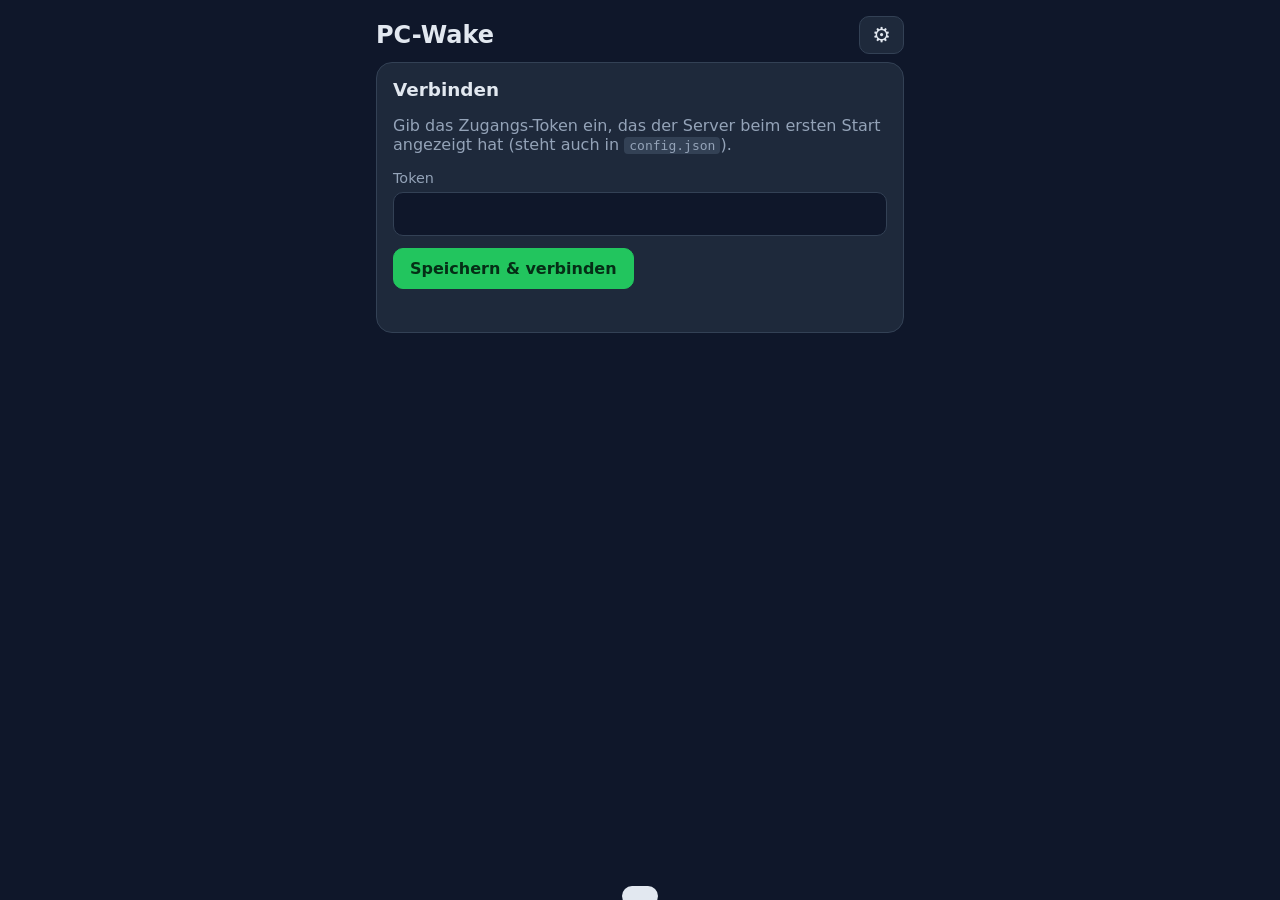
<file: pc-wake/app/index.html>
<!doctype html>
<html lang="de">
<head>
  <meta charset="utf-8">
  <meta name="viewport" content="width=device-width, initial-scale=1, viewport-fit=cover">
  <meta name="theme-color" content="#0f172a">
  <meta name="apple-mobile-web-app-capable" content="yes">
  <meta name="apple-mobile-web-app-status-bar-style" content="black-translucent">
  <meta name="apple-mobile-web-app-title" content="PC-Wake">
  <title>PC-Wake</title>
  <link rel="manifest" href="manifest.webmanifest">
  <link rel="icon" href="icon.svg" type="image/svg+xml">
  <link rel="apple-touch-icon" href="icon-192.png">
  <link rel="stylesheet" href="style.css">
</head>
<body>
  <header>
    <h1>PC-Wake</h1>
    <button id="btn-settings" class="icon-btn" aria-label="Einstellungen">⚙</button>
  </header>

  <!-- Login -->
  <section id="view-login" class="view hidden">
    <div class="card">
      <h2>Verbinden</h2>
      <p class="muted">Gib das Zugangs-Token ein, das der Server beim ersten Start angezeigt hat
        (steht auch in <code>config.json</code>).</p>
      <label>Token
        <input id="in-token" type="password" autocomplete="current-password">
      </label>
      <button id="btn-login" class="primary">Speichern &amp; verbinden</button>
      <p id="login-error" class="error"></p>
    </div>
  </section>

  <!-- Hauptansicht -->
  <section id="view-main" class="view hidden">
    <nav class="tabs">
      <button data-tab="devices" class="active">Geräte</button>
      <button data-tab="schedules">Autostart</button>
    </nav>

    <div id="tab-devices">
      <div id="device-list"></div>
      <p class="muted small" id="server-time"></p>
    </div>

    <div id="tab-schedules" class="hidden">
      <div id="schedule-list"></div>
      <button id="btn-add-schedule" class="primary wide">+ Neuer Autostart</button>
    </div>
  </section>

  <!-- Dialog: Zeitplan -->
  <dialog id="dlg-schedule">
    <form id="form-schedule" method="dialog">
      <h2 id="dlg-title">Autostart</h2>
      <label>Bezeichnung
        <input name="label" maxlength="60" placeholder="z.B. Feierabend">
      </label>
      <label>Gerät
        <select name="device" id="sel-device"></select>
      </label>
      <label>Uhrzeit
        <input name="time" type="time" required>
      </label>
      <fieldset class="days">
        <legend>Wochentage</legend>
        <div id="day-buttons"></div>
        <div class="presets">
          <button type="button" data-preset="0,1,2,3,4">Mo–Fr</button>
          <button type="button" data-preset="5,6">Wochenende</button>
          <button type="button" data-preset="0,1,2,3,4,5,6">Täglich</button>
        </div>
      </fieldset>
      <p id="schedule-error" class="error"></p>
      <div class="dlg-actions">
        <button type="button" id="btn-delete-schedule" class="danger">Löschen</button>
        <span class="spacer"></span>
        <button type="button" id="btn-cancel">Abbrechen</button>
        <button type="submit" class="primary">Speichern</button>
      </div>
    </form>
  </dialog>

  <div id="toast" role="status"></div>
  <script src="app.js"></script>
</body>
</html>
</file>
<file: pc-wake/app/style.css>
:root {
  --bg: #0f172a;
  --card: #1e293b;
  --line: #334155;
  --text: #e2e8f0;
  --muted: #94a3b8;
  --accent: #22c55e;
  --accent-dark: #16a34a;
  --danger: #ef4444;
  --off: #64748b;
  color-scheme: dark;
}
* { box-sizing: border-box; }
body {
  margin: 0;
  font-family: system-ui, -apple-system, "Segoe UI", Roboto, sans-serif;
  background: var(--bg);
  color: var(--text);
  padding: env(safe-area-inset-top) 16px calc(24px + env(safe-area-inset-bottom));
  max-width: 560px;
  margin-inline: auto;
  -webkit-tap-highlight-color: transparent;
}
header { display: flex; align-items: center; justify-content: space-between; padding: 16px 0 8px; }
h1 { font-size: 1.5rem; margin: 0; }
h2 { font-size: 1.15rem; margin: 0 0 8px; }
.hidden { display: none !important; }
.muted { color: var(--muted); }
.small { font-size: .85rem; text-align: center; }
.error { color: var(--danger); min-height: 1.2em; margin: 8px 0 0; }
code { background: var(--line); padding: 1px 5px; border-radius: 4px; }

.card {
  background: var(--card);
  border: 1px solid var(--line);
  border-radius: 16px;
  padding: 16px;
  margin-bottom: 12px;
}
label { display: block; margin: 12px 0; font-size: .9rem; color: var(--muted); }
input, select {
  display: block; width: 100%; margin-top: 6px;
  padding: 12px; font-size: 1rem;
  background: var(--bg); color: var(--text);
  border: 1px solid var(--line); border-radius: 10px;
}
button {
  font: inherit; cursor: pointer;
  padding: 10px 16px; border-radius: 10px;
  border: 1px solid var(--line); background: var(--card); color: var(--text);
}
button:disabled { opacity: .5; cursor: default; }
button.primary { background: var(--accent); border-color: var(--accent); color: #052e16; font-weight: 600; }
button.primary:active { background: var(--accent-dark); }
button.danger { color: var(--danger); border-color: var(--danger); background: transparent; }
button.wide { width: 100%; padding: 14px; }
.icon-btn { font-size: 1.3rem; padding: 6px 12px; }

.tabs { display: flex; gap: 8px; margin: 8px 0 16px; }
.tabs button { flex: 1; }
.tabs button.active { background: var(--line); font-weight: 600; }

/* Geräte */
.device { display: flex; flex-direction: column; align-items: center; text-align: center; gap: 10px; }
.device .name { font-size: 1.2rem; font-weight: 600; }
.status { display: inline-flex; align-items: center; gap: 6px; font-size: .9rem; color: var(--muted); }
.dot { width: 10px; height: 10px; border-radius: 50%; background: var(--off); }
.dot.on { background: var(--accent); box-shadow: 0 0 8px var(--accent); }
.dot.wait { background: #eab308; animation: pulse 1s infinite; }
@keyframes pulse { 50% { opacity: .3; } }
.power {
  width: 120px; height: 120px; border-radius: 50%;
  font-size: 3rem; line-height: 1;
  background: radial-gradient(circle at 50% 35%, #334155, #1e293b);
  border: 3px solid var(--off);
  transition: transform .1s, border-color .2s;
}
.power:active { transform: scale(.95); }
.power.on { border-color: var(--accent); color: var(--accent); }

/* Zeitpläne */
.schedule { display: flex; align-items: center; gap: 12px; }
.schedule .info { flex: 1; cursor: pointer; }
.schedule .time { font-size: 1.6rem; font-weight: 600; font-variant-numeric: tabular-nums; }
.schedule .meta { font-size: .85rem; color: var(--muted); }
.schedule.disabled .time { color: var(--off); }

/* Schalter */
.switch { position: relative; width: 52px; height: 30px; flex: none; }
.switch input { opacity: 0; width: 0; height: 0; margin: 0; }
.switch span {
  position: absolute; inset: 0; border-radius: 30px; background: var(--line); transition: .2s;
}
.switch span::before {
  content: ""; position: absolute; left: 3px; top: 3px; width: 24px; height: 24px;
  border-radius: 50%; background: #fff; transition: .2s;
}
.switch input:checked + span { background: var(--accent); }
.switch input:checked + span::before { transform: translateX(22px); }

/* Dialog */
dialog {
  width: min(520px, calc(100vw - 32px));
  background: var(--card); color: var(--text);
  border: 1px solid var(--line); border-radius: 16px; padding: 16px;
}
dialog::backdrop { background: rgba(0, 0, 0, .6); }
fieldset.days { border: 0; padding: 0; margin: 12px 0; }
fieldset.days legend { color: var(--muted); font-size: .9rem; margin-bottom: 6px; }
#day-buttons { display: grid; grid-template-columns: repeat(7, 1fr); gap: 4px; }
#day-buttons button { padding: 10px 0; font-size: .85rem; }
#day-buttons button.on { background: var(--accent); color: #052e16; border-color: var(--accent); font-weight: 600; }
.presets { display: flex; gap: 6px; margin-top: 8px; flex-wrap: wrap; }
.presets button { padding: 6px 10px; font-size: .8rem; }
.dlg-actions { display: flex; gap: 8px; align-items: center; margin-top: 8px; flex-wrap: wrap; }
.spacer { flex: 1; }

#toast {
  position: fixed; left: 50%; bottom: calc(24px + env(safe-area-inset-bottom));
  transform: translateX(-50%) translateY(150%);
  background: var(--text); color: var(--bg);
  padding: 10px 18px; border-radius: 999px; font-size: .9rem;
  transition: transform .25s; max-width: calc(100vw - 32px);
}
#toast.show { transform: translateX(-50%) translateY(0); }
</file>
